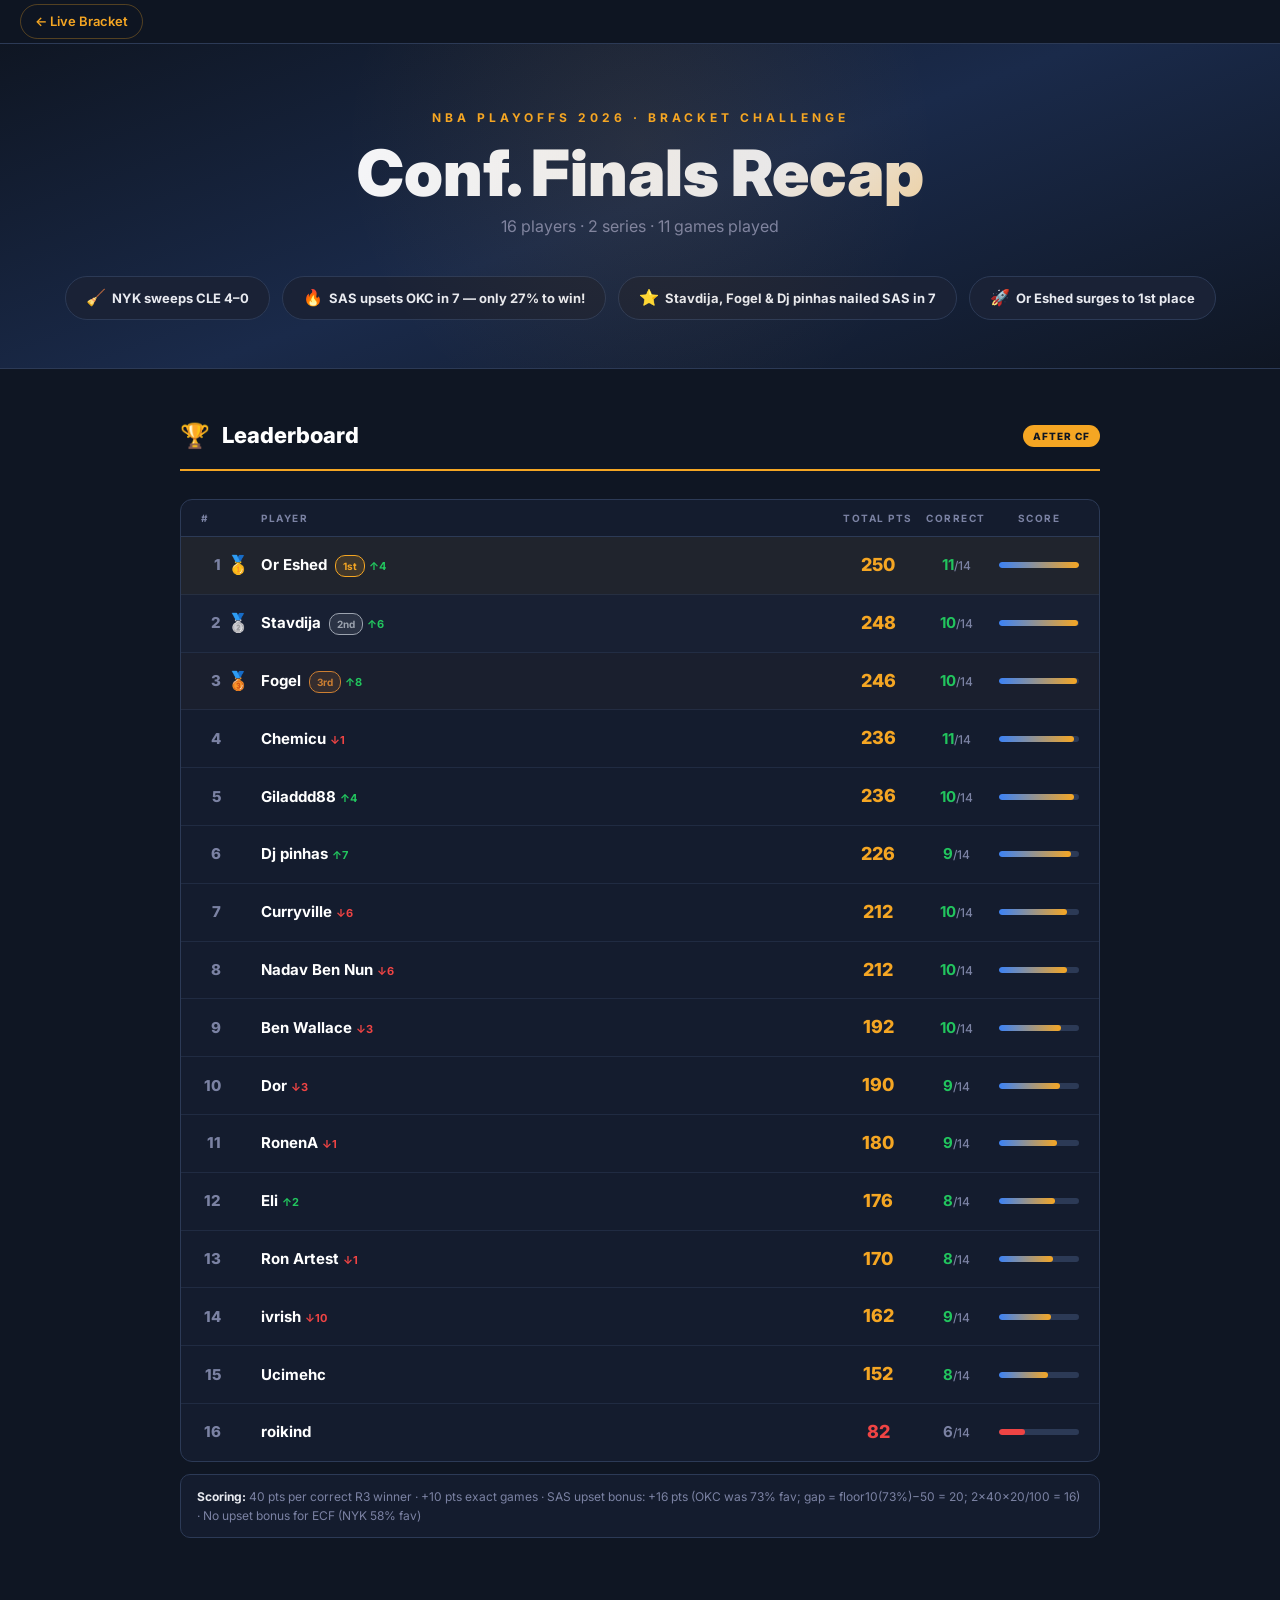
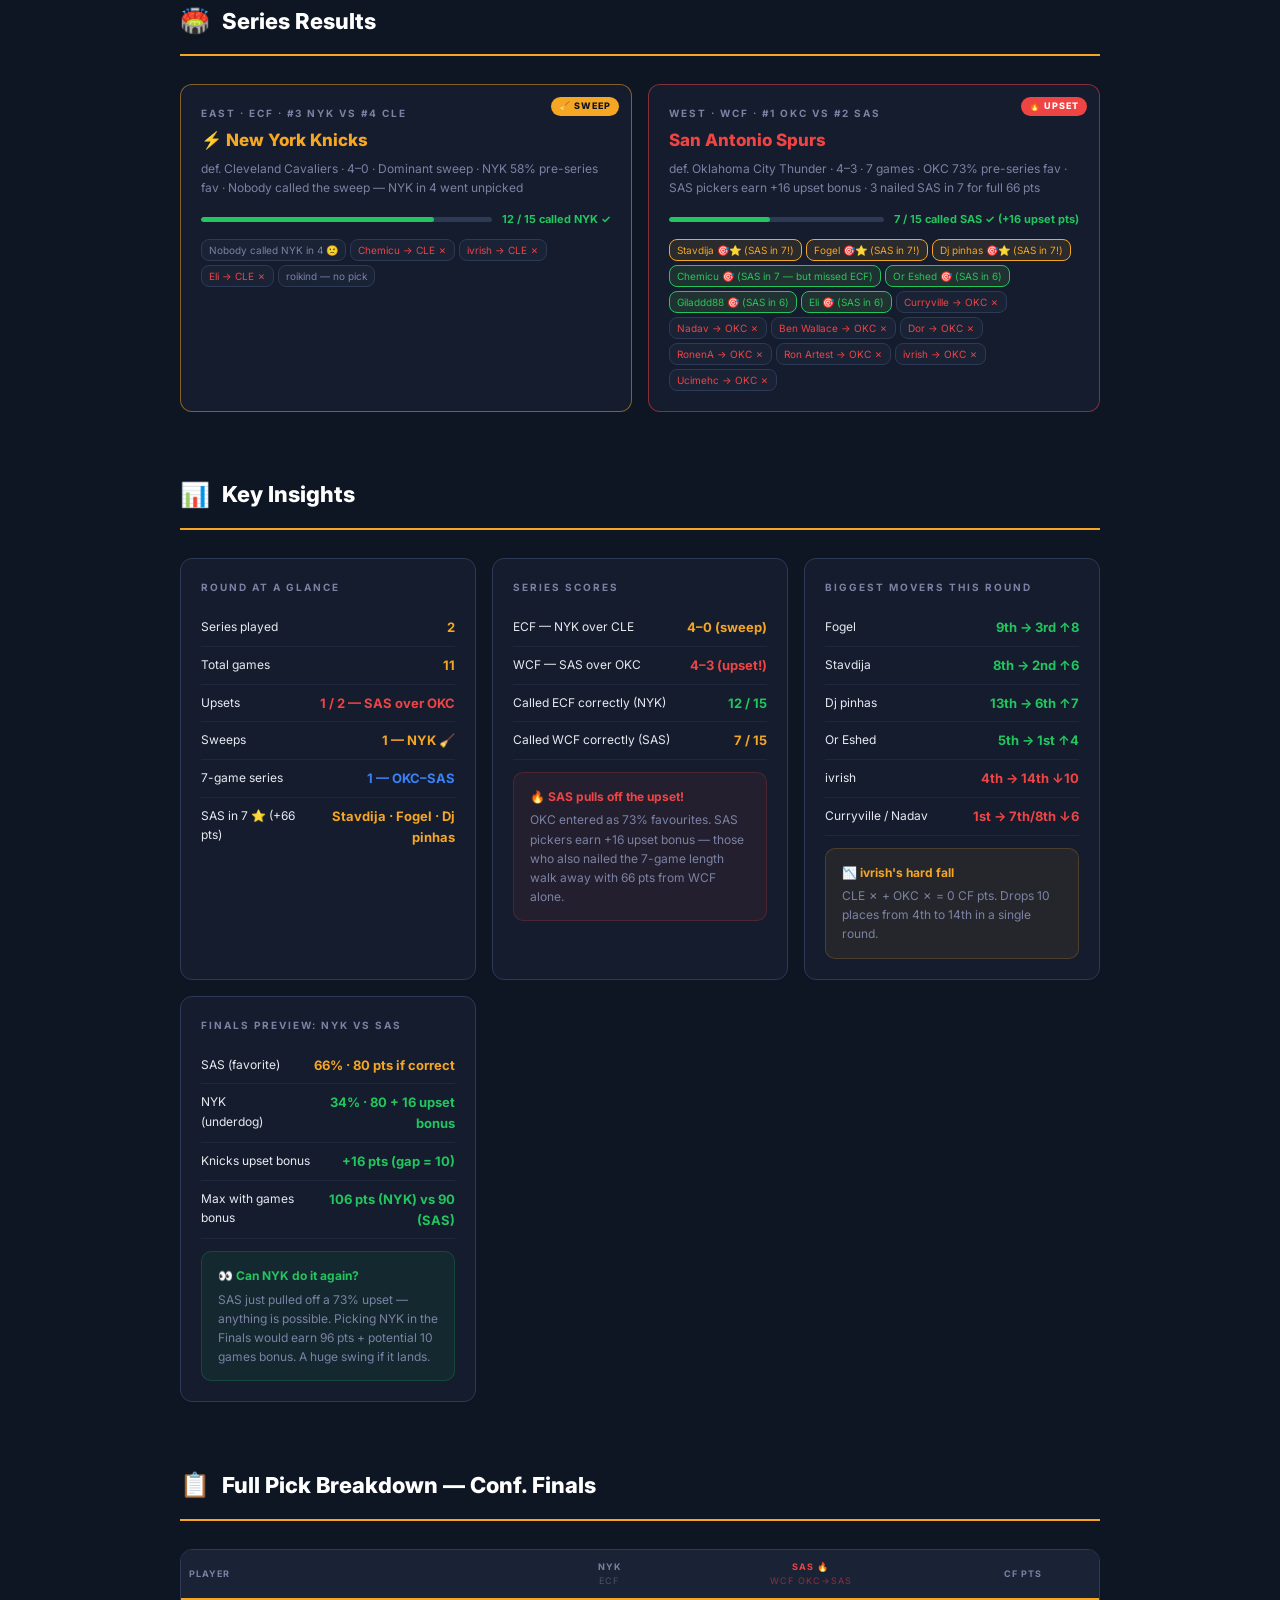
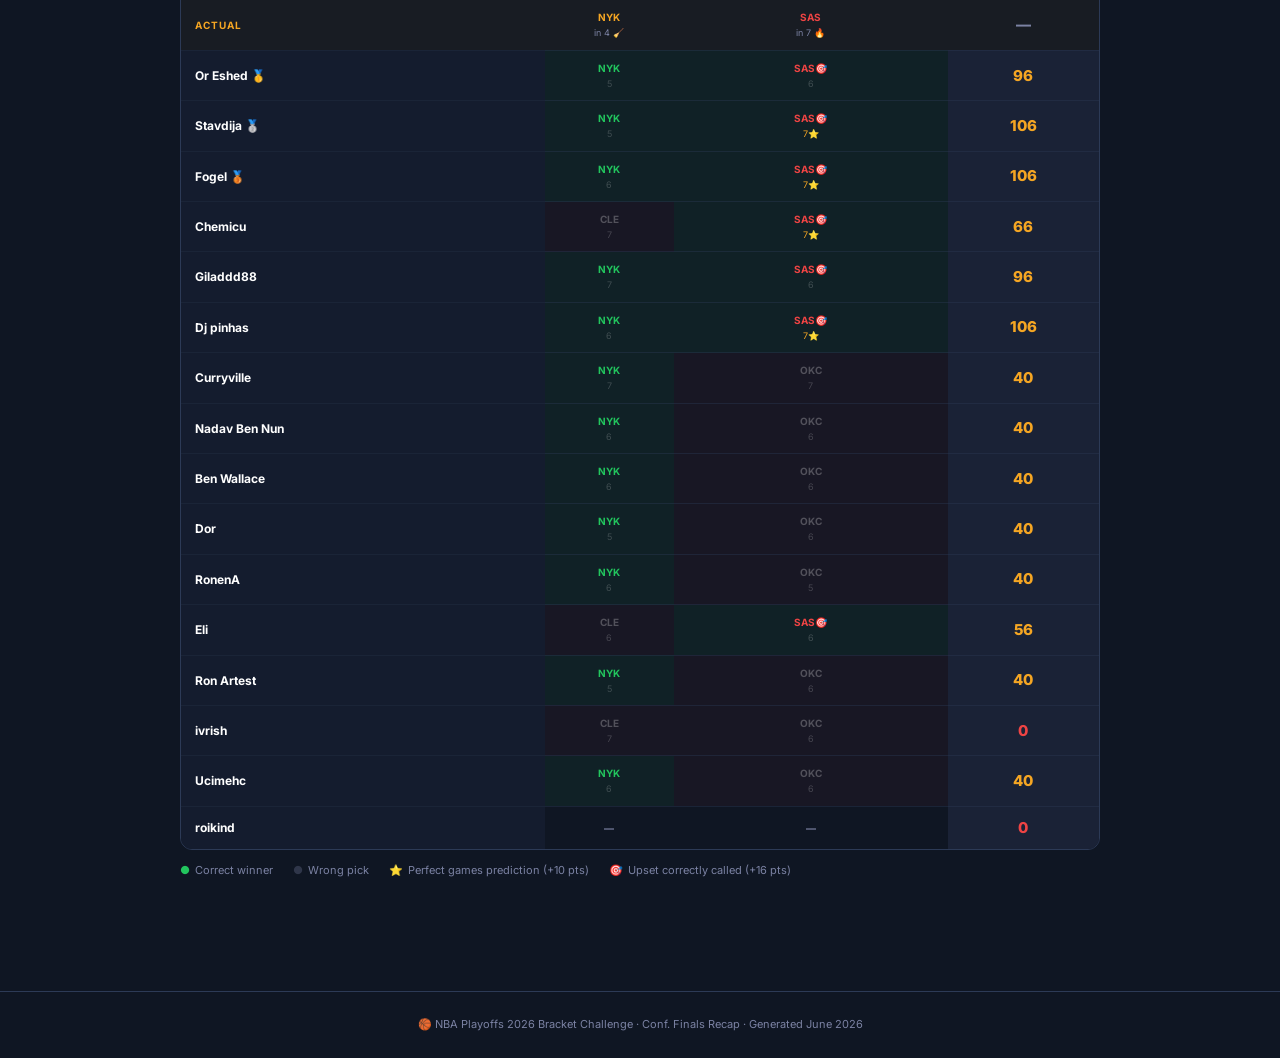
<file: cf-recap.html>
<!DOCTYPE html>
<html lang="en">
<head>
<meta charset="UTF-8"/>
<meta name="viewport" content="width=device-width, initial-scale=1.0"/>
<title>NBA Playoffs 2026 — Conf. Finals Recap</title>
<link rel="preconnect" href="https://fonts.googleapis.com"/>
<link href="https://fonts.googleapis.com/css2?family=Inter:wght@400;500;600;700;800;900&display=swap" rel="stylesheet"/>
<style>
:root {
  --navy:   #0f1623;
  --navy2:  #141c2e;
  --navy3:  #1a2236;
  --border: #2c3a56;
  --gold:   #f5a623;
  --green:  #22c55e;
  --red:    #ef4444;
  --blue:   #3b82f6;
  --text:   #e8eaf0;
  --dim:    #7b82a3;
  --radius: 12px;
}
*{box-sizing:border-box;margin:0;padding:0}
html{scroll-behavior:smooth}
body{
  font-family:'Inter',-apple-system,sans-serif;
  background:var(--navy);color:var(--text);
  font-size:14px;line-height:1.6;
  min-height:100vh;
}

/* ── NAV ── */
nav{
  position:sticky;top:0;z-index:100;
  background:rgba(15,22,35,0.92);backdrop-filter:blur(12px);
  border-bottom:1px solid var(--border);
  padding:0 20px;
  display:flex;align-items:center;justify-content:flex-start;
  height:44px;
}
.back-link{
  padding:6px 14px;border-radius:20px;
  font-size:13px;font-weight:600;color:var(--gold);
  text-decoration:none;white-space:nowrap;
  border:1px solid rgba(245,166,35,.3);
  transition:background .15s;
}
.back-link:hover{background:rgba(245,166,35,.1)}

/* ── HERO ── */
.hero{
  background:linear-gradient(160deg,#0f1623 0%,#1a2a4a 50%,#0f1623 100%);
  padding:64px 24px 48px;text-align:center;
  border-bottom:1px solid var(--border);
  position:relative;overflow:hidden;
}
.hero::before{
  content:'';position:absolute;
  width:600px;height:600px;border-radius:50%;
  background:radial-gradient(circle,rgba(245,166,35,.07) 0%,transparent 70%);
  top:-200px;left:50%;transform:translateX(-50%);
  pointer-events:none;
}
.hero-eyebrow{font-size:12px;font-weight:700;letter-spacing:4px;text-transform:uppercase;color:var(--gold);margin-bottom:12px}
.hero-title{font-size:clamp(36px,7vw,64px);font-weight:900;line-height:1.05;
  background:linear-gradient(135deg,#fff 0%,#e8eaf0 60%,var(--gold) 100%);
  -webkit-background-clip:text;-webkit-text-fill-color:transparent;
  background-clip:text;margin-bottom:8px}
.hero-sub{font-size:16px;color:var(--dim);margin-bottom:36px}
.hero-pills{display:flex;gap:12px;justify-content:center;flex-wrap:wrap}
.pill{
  padding:8px 20px;border-radius:24px;
  background:var(--navy3);border:1px solid var(--border);
  font-size:13px;font-weight:700;
}
.pill span{color:var(--gold);margin-right:6px;font-size:16px}

/* ── LAYOUT ── */
.container{max-width:960px;margin:0 auto;padding:48px 20px}
.section{margin-bottom:64px;scroll-margin-top:64px}
.section-head{
  display:flex;align-items:center;gap:12px;
  margin-bottom:28px;padding-bottom:14px;
  border-bottom:2px solid var(--gold);
}
.section-icon{font-size:24px}
.section-title{font-size:22px;font-weight:800;color:#fff}
.section-badge{
  margin-left:auto;background:var(--gold);color:var(--navy);
  font-size:10px;font-weight:800;padding:3px 10px;border-radius:20px;
  letter-spacing:1px;text-transform:uppercase;
}

/* ── LEADERBOARD ── */
.lb-wrap{background:var(--navy2);border:1px solid var(--border);border-radius:var(--radius);overflow:hidden}
.lb-row{
  display:grid;
  grid-template-columns:52px 1fr 70px 70px 80px;
  align-items:center;
  padding:14px 20px;
  border-bottom:1px solid rgba(44,58,86,.5);
  transition:background .15s;
  gap:8px;
}
.lb-row:last-child{border-bottom:none}
.lb-row:hover{background:rgba(255,255,255,.02)}
.lb-row.gold-row{background:rgba(245,166,35,.05)}
.lb-row.silver-row{background:rgba(156,163,175,.03)}
.lb-row.bronze-row{background:rgba(205,127,50,.03)}
.lb-head{
  font-size:10px;font-weight:700;letter-spacing:1.5px;text-transform:uppercase;
  color:var(--dim);padding:10px 20px;
  display:grid;grid-template-columns:52px 1fr 70px 70px 80px;gap:8px;
  border-bottom:1px solid var(--border);
}
.lb-head span:nth-child(3),.lb-head span:nth-child(4),.lb-head span:nth-child(5){text-align:center}

.rank-wrap{display:flex;align-items:center;gap:6px}
.rank-n{font-size:15px;font-weight:800;color:var(--dim);min-width:20px;text-align:right}
.medal{font-size:18px}
.player-name{font-size:15px;font-weight:700;color:#fff}
.player-tag{
  display:inline-block;margin-left:8px;padding:2px 7px;
  border-radius:10px;font-size:10px;font-weight:700;vertical-align:middle;
}
.tag-g{background:rgba(245,166,35,.15);color:var(--gold);border:1px solid var(--gold)}
.tag-s{background:rgba(156,163,175,.15);color:#9ca3af;border:1px solid #9ca3af}
.tag-b{background:rgba(205,127,50,.15);color:#cd7f32;border:1px solid #cd7f32}

.arrow-up{font-size:11px;font-weight:700;color:var(--green);margin-left:4px}
.arrow-down{font-size:11px;font-weight:700;color:var(--red);margin-left:4px}

.pts{font-size:18px;font-weight:800;color:var(--gold);text-align:center}
.pts.low{color:var(--red)}
.correct{text-align:center;font-size:15px;font-weight:700;color:var(--green)}
.correct .tot{font-size:12px;color:var(--dim);font-weight:500}

.bar-col{display:flex;align-items:center;gap:8px}
.bar-bg{flex:1;height:6px;background:var(--border);border-radius:4px;overflow:hidden}
.bar-fill{height:100%;border-radius:4px;background:linear-gradient(90deg,var(--blue) 0%,var(--gold) 100%);transition:width .6s ease}
.bar-fill.red{background:var(--red)}

/* ── SERIES CARDS ── */
.series-grid{display:grid;grid-template-columns:repeat(auto-fit,minmax(280px,1fr));gap:16px}
.series-card{
  background:var(--navy2);border:1px solid var(--border);
  border-radius:var(--radius);padding:20px;
  transition:transform .2s,border-color .2s;
  position:relative;overflow:hidden;
}
.series-card:hover{transform:translateY(-2px)}
.series-card.upset{border-color:rgba(239,68,68,.5)}
.series-card.sweep{border-color:rgba(245,166,35,.5)}
.series-card.upset::after{
  content:'🔥 UPSET';
  position:absolute;top:12px;right:12px;
  background:var(--red);color:#fff;
  font-size:9px;font-weight:800;letter-spacing:1px;
  padding:2px 8px;border-radius:10px;
}
.series-card.sweep::after{
  content:'🧹 SWEEP';
  position:absolute;top:12px;right:12px;
  background:var(--gold);color:var(--navy);
  font-size:9px;font-weight:800;letter-spacing:1px;
  padding:2px 8px;border-radius:10px;
}
.sc-conf{font-size:10px;font-weight:700;letter-spacing:2px;text-transform:uppercase;color:var(--dim);margin-bottom:6px}
.sc-winner{font-size:17px;font-weight:800;color:#fff;margin-bottom:4px}
.sc-winner.upset-color{color:var(--red)}
.sc-winner.sweep-color{color:var(--gold)}
.sc-detail{font-size:12px;color:var(--dim);margin-bottom:14px}
.sc-bar-wrap{display:flex;align-items:center;gap:10px;margin-bottom:10px}
.sc-bar-bg{flex:1;height:5px;background:var(--border);border-radius:4px;overflow:hidden}
.sc-bar-fill{height:100%;border-radius:4px}
.sc-bar-fill.hit{background:var(--green)}
.sc-bar-fill.miss{background:var(--red)}
.sc-bar-label{font-size:11px;font-weight:700;white-space:nowrap}
.sc-bar-label.hit{color:var(--green)}
.sc-bar-label.miss{color:var(--red)}
.sc-names{display:flex;flex-wrap:wrap;gap:4px;margin-top:8px}
.sc-name{
  font-size:10px;padding:2px 7px;border-radius:8px;
  background:var(--navy3);color:var(--dim);border:1px solid var(--border);
}
.sc-name.hero{background:rgba(34,197,94,.1);color:var(--green);border-color:var(--green)}
.sc-name.star{background:rgba(245,166,35,.1);color:var(--gold);border-color:var(--gold)}

/* ── INSIGHTS ── */
.insights-grid{display:grid;grid-template-columns:repeat(auto-fit,minmax(280px,1fr));gap:16px}
.insight-card{
  background:var(--navy2);border:1px solid var(--border);
  border-radius:var(--radius);padding:20px;
}
.ic-title{
  font-size:10px;font-weight:700;letter-spacing:2px;text-transform:uppercase;
  color:var(--dim);margin-bottom:14px;
}
.ic-row{
  display:flex;align-items:flex-start;justify-content:space-between;
  padding:8px 0;border-bottom:1px solid rgba(44,58,86,.4);gap:12px;
}
.ic-row:last-child{border-bottom:none}
.ic-label{font-size:12px;color:var(--text)}
.ic-val{font-size:13px;font-weight:700;text-align:right}
.c-green{color:var(--green)}.c-gold{color:var(--gold)}.c-red{color:var(--red)}.c-blue{color:var(--blue)}

.callout{
  padding:14px 16px;border-radius:10px;margin-top:12px;
  font-size:12px;border:1px solid;
}
.callout.green{background:rgba(34,197,94,.07);border-color:rgba(34,197,94,.2);color:var(--green)}
.callout.gold{background:rgba(245,166,35,.07);border-color:rgba(245,166,35,.2);color:var(--gold)}
.callout.red{background:rgba(239,68,68,.07);border-color:rgba(239,68,68,.2);color:var(--red)}
.callout-head{font-weight:700;margin-bottom:4px}
.callout-body{color:var(--dim)}

/* ── PICK GRID ── */
.pick-scroll{overflow-x:auto;border-radius:var(--radius);border:1px solid var(--border)}
.pick-table{width:100%;border-collapse:collapse;font-size:11px;min-width:500px}
.pick-table th{
  padding:10px 8px;background:var(--navy3);
  font-size:9px;font-weight:700;letter-spacing:1px;text-transform:uppercase;
  color:var(--dim);text-align:center;border-bottom:1px solid var(--border);
  white-space:nowrap;
}
.pick-table th.left{text-align:left}
.pick-table th.upset-h{color:var(--red)}
.pick-table td{
  padding:9px 8px;border-bottom:1px solid rgba(44,58,86,.4);
  text-align:center;vertical-align:middle;
}
.pick-table td.name-col{
  text-align:left;font-weight:700;font-size:12px;
  color:#fff;white-space:nowrap;padding-left:14px;
  background:var(--navy2);position:sticky;left:0;z-index:1;
}
.pick-table td.pts-col{font-size:15px;font-weight:800;color:var(--gold);background:var(--navy3)}
.pick-table td.pts-col.low{color:var(--red)}
.pick-table tr:last-child td{border-bottom:none}
.pick-table tr:hover td{background:rgba(255,255,255,.02)}
.pick-table tr:hover td.name-col{background:rgba(26,34,54,.9)}

.actual-row td{background:rgba(245,166,35,.04)!important;border-top:2px solid var(--gold)}
.actual-row td.name-col{color:var(--gold);font-size:10px;letter-spacing:1px}

.pc{display:flex;flex-direction:column;align-items:center;gap:1px}
.pc-team{font-size:10px;font-weight:700}
.pc-team.ok{color:var(--green)}
.pc-team.bad{color:rgba(255,255,255,.25)}
.pc-team.upset-ok{color:var(--red)}
.pc-games{font-size:9px}
.pc-games.perfect{color:var(--gold)}
.pc-games.bad{color:rgba(255,255,255,.2)}

td.cell-ok{background:rgba(34,197,94,.06)!important}
td.cell-bad{background:rgba(239,68,68,.04)!important}

/* ── LEGEND ── */
.legend{display:flex;gap:20px;flex-wrap:wrap;margin-top:12px;font-size:11px;color:var(--dim)}
.legend-item{display:flex;align-items:center;gap:5px}

/* ── FOOTER ── */
footer{
  border-top:1px solid var(--border);
  padding:24px;text-align:center;
  font-size:11px;color:var(--dim);
}

/* ── RESPONSIVE ── */
@media(max-width:600px){
  .hero{padding:40px 16px 36px}
  .hero-pills{flex-direction:column;align-items:center}
  .pill{width:100%;max-width:320px;text-align:center}
  .container{padding:28px 14px}
  .section{margin-bottom:40px}
  .lb-row,.lb-head{grid-template-columns:44px 1fr 60px}
  .bar-col{display:none}
  .correct{display:none}
  .lb-head span:nth-child(4),.lb-head span:nth-child(5){display:none}
  .lb-row .correct{display:none}
  .series-grid,.insights-grid{grid-template-columns:1fr}
  .callout-body{font-size:11px}
}
</style>
</head>
<body>

<!-- NAV -->
<nav>
  <a class="back-link" href="index.html">← Live Bracket</a>
</nav>

<!-- HERO -->
<div class="hero">
  <div class="hero-eyebrow">NBA Playoffs 2026 · Bracket Challenge</div>
  <div class="hero-title">Conf. Finals Recap</div>
  <div class="hero-sub">16 players · 2 series · 11 games played</div>
  <div class="hero-pills">
    <div class="pill"><span>🧹</span>NYK sweeps CLE 4–0</div>
    <div class="pill"><span>🔥</span>SAS upsets OKC in 7 — only 27% to win!</div>
    <div class="pill"><span>⭐</span>Stavdija, Fogel &amp; Dj pinhas nailed SAS in 7</div>
    <div class="pill"><span>🚀</span>Or Eshed surges to 1st place</div>
  </div>
</div>

<div class="container">

<!-- ── LEADERBOARD ─────────────────────────────────────────── -->
<section class="section" id="leaderboard">
  <div class="section-head">
    <span class="section-icon">🏆</span>
    <span class="section-title">Leaderboard</span>
    <span class="section-badge">After CF</span>
  </div>

  <div class="lb-wrap">
    <div class="lb-head">
      <span>#</span><span>Player</span>
      <span style="text-align:center">Total Pts</span>
      <span style="text-align:center">Correct</span>
      <span>Score</span>
    </div>

    <div class="lb-row gold-row">
      <div class="rank-wrap"><span class="rank-n">1</span><span class="medal">🥇</span></div>
      <div><span class="player-name">Or Eshed</span><span class="player-tag tag-g">1st</span><span class="arrow-up">↑4</span></div>
      <div class="pts">250</div>
      <div class="correct">11<span class="tot">/14</span></div>
      <div class="bar-col"><div class="bar-bg"><div class="bar-fill" style="width:100%"></div></div></div>
    </div>
    <div class="lb-row silver-row">
      <div class="rank-wrap"><span class="rank-n">2</span><span class="medal">🥈</span></div>
      <div><span class="player-name">Stavdija</span><span class="player-tag tag-s">2nd</span><span class="arrow-up">↑6</span></div>
      <div class="pts">248</div>
      <div class="correct">10<span class="tot">/14</span></div>
      <div class="bar-col"><div class="bar-bg"><div class="bar-fill" style="width:99%"></div></div></div>
    </div>
    <div class="lb-row bronze-row">
      <div class="rank-wrap"><span class="rank-n">3</span><span class="medal">🥉</span></div>
      <div><span class="player-name">Fogel</span><span class="player-tag tag-b">3rd</span><span class="arrow-up">↑8</span></div>
      <div class="pts">246</div>
      <div class="correct">10<span class="tot">/14</span></div>
      <div class="bar-col"><div class="bar-bg"><div class="bar-fill" style="width:98%"></div></div></div>
    </div>
    <div class="lb-row">
      <div class="rank-wrap"><span class="rank-n">4</span></div>
      <div><span class="player-name">Chemicu</span><span class="arrow-down">↓1</span></div>
      <div class="pts">236</div>
      <div class="correct">11<span class="tot">/14</span></div>
      <div class="bar-col"><div class="bar-bg"><div class="bar-fill" style="width:94%"></div></div></div>
    </div>
    <div class="lb-row">
      <div class="rank-wrap"><span class="rank-n">5</span></div>
      <div><span class="player-name">Giladdd88</span><span class="arrow-up">↑4</span></div>
      <div class="pts">236</div>
      <div class="correct">10<span class="tot">/14</span></div>
      <div class="bar-col"><div class="bar-bg"><div class="bar-fill" style="width:94%"></div></div></div>
    </div>
    <div class="lb-row">
      <div class="rank-wrap"><span class="rank-n">6</span></div>
      <div><span class="player-name">Dj pinhas</span><span class="arrow-up">↑7</span></div>
      <div class="pts">226</div>
      <div class="correct">9<span class="tot">/14</span></div>
      <div class="bar-col"><div class="bar-bg"><div class="bar-fill" style="width:90%"></div></div></div>
    </div>
    <div class="lb-row">
      <div class="rank-wrap"><span class="rank-n">7</span></div>
      <div><span class="player-name">Curryville</span><span class="arrow-down">↓6</span></div>
      <div class="pts">212</div>
      <div class="correct">10<span class="tot">/14</span></div>
      <div class="bar-col"><div class="bar-bg"><div class="bar-fill" style="width:85%"></div></div></div>
    </div>
    <div class="lb-row">
      <div class="rank-wrap"><span class="rank-n">8</span></div>
      <div><span class="player-name">Nadav Ben Nun</span><span class="arrow-down">↓6</span></div>
      <div class="pts">212</div>
      <div class="correct">10<span class="tot">/14</span></div>
      <div class="bar-col"><div class="bar-bg"><div class="bar-fill" style="width:85%"></div></div></div>
    </div>
    <div class="lb-row">
      <div class="rank-wrap"><span class="rank-n">9</span></div>
      <div><span class="player-name">Ben Wallace</span><span class="arrow-down">↓3</span></div>
      <div class="pts">192</div>
      <div class="correct">10<span class="tot">/14</span></div>
      <div class="bar-col"><div class="bar-bg"><div class="bar-fill" style="width:77%"></div></div></div>
    </div>
    <div class="lb-row">
      <div class="rank-wrap"><span class="rank-n">10</span></div>
      <div><span class="player-name">Dor</span><span class="arrow-down">↓3</span></div>
      <div class="pts">190</div>
      <div class="correct">9<span class="tot">/14</span></div>
      <div class="bar-col"><div class="bar-bg"><div class="bar-fill" style="width:76%"></div></div></div>
    </div>
    <div class="lb-row">
      <div class="rank-wrap"><span class="rank-n">11</span></div>
      <div><span class="player-name">RonenA</span><span class="arrow-down">↓1</span></div>
      <div class="pts">180</div>
      <div class="correct">9<span class="tot">/14</span></div>
      <div class="bar-col"><div class="bar-bg"><div class="bar-fill" style="width:72%"></div></div></div>
    </div>
    <div class="lb-row">
      <div class="rank-wrap"><span class="rank-n">12</span></div>
      <div><span class="player-name">Eli</span><span class="arrow-up">↑2</span></div>
      <div class="pts">176</div>
      <div class="correct">8<span class="tot">/14</span></div>
      <div class="bar-col"><div class="bar-bg"><div class="bar-fill" style="width:70%"></div></div></div>
    </div>
    <div class="lb-row">
      <div class="rank-wrap"><span class="rank-n">13</span></div>
      <div><span class="player-name">Ron Artest</span><span class="arrow-down">↓1</span></div>
      <div class="pts">170</div>
      <div class="correct">8<span class="tot">/14</span></div>
      <div class="bar-col"><div class="bar-bg"><div class="bar-fill" style="width:68%"></div></div></div>
    </div>
    <div class="lb-row">
      <div class="rank-wrap"><span class="rank-n">14</span></div>
      <div><span class="player-name">ivrish</span><span class="arrow-down">↓10</span></div>
      <div class="pts">162</div>
      <div class="correct">9<span class="tot">/14</span></div>
      <div class="bar-col"><div class="bar-bg"><div class="bar-fill" style="width:65%"></div></div></div>
    </div>
    <div class="lb-row">
      <div class="rank-wrap"><span class="rank-n">15</span></div>
      <div><span class="player-name">Ucimehc</span></div>
      <div class="pts">152</div>
      <div class="correct">8<span class="tot">/14</span></div>
      <div class="bar-col"><div class="bar-bg"><div class="bar-fill" style="width:61%"></div></div></div>
    </div>
    <div class="lb-row">
      <div class="rank-wrap"><span class="rank-n">16</span></div>
      <div><span class="player-name">roikind</span></div>
      <div class="pts low">82</div>
      <div class="correct" style="color:var(--dim)">6<span class="tot">/14</span></div>
      <div class="bar-col"><div class="bar-bg"><div class="bar-fill red" style="width:33%"></div></div></div>
    </div>
  </div>

  <div style="margin-top:12px;padding:12px 16px;background:var(--navy2);border-radius:10px;border:1px solid var(--border);font-size:12px;color:var(--dim)">
    <strong style="color:var(--text)">Scoring:</strong> 40 pts per correct R3 winner · +10 pts exact games · SAS upset bonus: +16 pts (OKC was 73% fav; gap = floor10(73%)−50 = 20; 2×40×20/100 = 16) · No upset bonus for ECF (NYK 58% fav)
  </div>
</section>

<!-- ── SERIES RESULTS ──────────────────────────────────────── -->
<section class="section" id="series">
  <div class="section-head">
    <span class="section-icon">🏟️</span>
    <span class="section-title">Series Results</span>
  </div>

  <div class="series-grid">

    <!-- ECF: NYK sweeps CLE -->
    <div class="series-card sweep">
      <div class="sc-conf">East · ECF · #3 NYK vs #4 CLE</div>
      <div class="sc-winner sweep-color">⚡ New York Knicks</div>
      <div class="sc-detail">def. Cleveland Cavaliers · 4–0 · Dominant sweep · NYK 58% pre-series fav · Nobody called the sweep — NYK in 4 went unpicked</div>
      <div class="sc-bar-wrap">
        <div class="sc-bar-bg"><div class="sc-bar-fill hit" style="width:80%"></div></div>
        <span class="sc-bar-label hit">12 / 15 called NYK ✓</span>
      </div>
      <div class="sc-names">
        <span class="sc-name" style="color:var(--dim)">Nobody called NYK in 4 🙁</span>
        <span class="sc-name" style="color:var(--red)">Chemicu → CLE ✗</span>
        <span class="sc-name" style="color:var(--red)">ivrish → CLE ✗</span>
        <span class="sc-name" style="color:var(--red)">Eli → CLE ✗</span>
        <span class="sc-name" style="color:var(--dim)">roikind — no pick</span>
      </div>
    </div>

    <!-- WCF: SAS upsets OKC in 7 -->
    <div class="series-card upset">
      <div class="sc-conf">West · WCF · #1 OKC vs #2 SAS</div>
      <div class="sc-winner upset-color">San Antonio Spurs</div>
      <div class="sc-detail">def. Oklahoma City Thunder · 4–3 · 7 games · OKC 73% pre-series fav · SAS pickers earn +16 upset bonus · 3 nailed SAS in 7 for full 66 pts</div>
      <div class="sc-bar-wrap">
        <div class="sc-bar-bg"><div class="sc-bar-fill hit" style="width:47%"></div></div>
        <span class="sc-bar-label hit">7 / 15 called SAS ✓ (+16 upset pts)</span>
      </div>
      <div class="sc-names">
        <span class="sc-name star">Stavdija 🎯⭐ (SAS in 7!)</span>
        <span class="sc-name star">Fogel 🎯⭐ (SAS in 7!)</span>
        <span class="sc-name star">Dj pinhas 🎯⭐ (SAS in 7!)</span>
        <span class="sc-name hero">Chemicu 🎯 (SAS in 7 — but missed ECF)</span>
        <span class="sc-name hero">Or Eshed 🎯 (SAS in 6)</span>
        <span class="sc-name hero">Giladdd88 🎯 (SAS in 6)</span>
        <span class="sc-name hero">Eli 🎯 (SAS in 6)</span>
        <span class="sc-name" style="color:var(--red)">Curryville → OKC ✗</span>
        <span class="sc-name" style="color:var(--red)">Nadav → OKC ✗</span>
        <span class="sc-name" style="color:var(--red)">Ben Wallace → OKC ✗</span>
        <span class="sc-name" style="color:var(--red)">Dor → OKC ✗</span>
        <span class="sc-name" style="color:var(--red)">RonenA → OKC ✗</span>
        <span class="sc-name" style="color:var(--red)">Ron Artest → OKC ✗</span>
        <span class="sc-name" style="color:var(--red)">ivrish → OKC ✗</span>
        <span class="sc-name" style="color:var(--red)">Ucimehc → OKC ✗</span>
      </div>
    </div>

  </div>
</section>

<!-- ── INSIGHTS ────────────────────────────────────────────── -->
<section class="section" id="insights">
  <div class="section-head">
    <span class="section-icon">📊</span>
    <span class="section-title">Key Insights</span>
  </div>

  <div class="insights-grid">

    <!-- 1: Round at a Glance -->
    <div class="insight-card">
      <div class="ic-title">Round at a Glance</div>
      <div class="ic-row"><span class="ic-label">Series played</span><span class="ic-val c-gold">2</span></div>
      <div class="ic-row"><span class="ic-label">Total games</span><span class="ic-val c-gold">11</span></div>
      <div class="ic-row"><span class="ic-label">Upsets</span><span class="ic-val c-red">1 / 2 — SAS over OKC</span></div>
      <div class="ic-row"><span class="ic-label">Sweeps</span><span class="ic-val c-gold">1 — NYK 🧹</span></div>
      <div class="ic-row"><span class="ic-label">7-game series</span><span class="ic-val c-blue">1 — OKC–SAS</span></div>
      <div class="ic-row"><span class="ic-label">SAS in 7 ⭐ (+66 pts)</span><span class="ic-val c-gold">Stavdija · Fogel · Dj pinhas</span></div>
    </div>

    <!-- 2: Series Scores -->
    <div class="insight-card">
      <div class="ic-title">Series Scores</div>
      <div class="ic-row">
        <span class="ic-label">ECF — NYK over CLE</span>
        <span class="ic-val c-gold">4–0 (sweep)</span>
      </div>
      <div class="ic-row">
        <span class="ic-label">WCF — SAS over OKC</span>
        <span class="ic-val c-red">4–3 (upset!)</span>
      </div>
      <div class="ic-row">
        <span class="ic-label">Called ECF correctly (NYK)</span>
        <span class="ic-val c-green">12 / 15</span>
      </div>
      <div class="ic-row">
        <span class="ic-label">Called WCF correctly (SAS)</span>
        <span class="ic-val c-gold">7 / 15</span>
      </div>
      <div class="callout red">
        <div class="callout-head">🔥 SAS pulls off the upset!</div>
        <div class="callout-body">OKC entered as 73% favourites. SAS pickers earn +16 upset bonus — those who also nailed the 7-game length walk away with 66 pts from WCF alone.</div>
      </div>
    </div>

    <!-- 3: Biggest Movers -->
    <div class="insight-card">
      <div class="ic-title">Biggest Movers This Round</div>
      <div class="ic-row"><span class="ic-label">Fogel</span><span class="ic-val c-green">9th → 3rd ↑8</span></div>
      <div class="ic-row"><span class="ic-label">Stavdija</span><span class="ic-val c-green">8th → 2nd ↑6</span></div>
      <div class="ic-row"><span class="ic-label">Dj pinhas</span><span class="ic-val c-green">13th → 6th ↑7</span></div>
      <div class="ic-row"><span class="ic-label">Or Eshed</span><span class="ic-val c-green">5th → 1st ↑4</span></div>
      <div class="ic-row"><span class="ic-label">ivrish</span><span class="ic-val c-red">4th → 14th ↓10</span></div>
      <div class="ic-row"><span class="ic-label">Curryville / Nadav</span><span class="ic-val c-red">1st → 7th/8th ↓6</span></div>
      <div class="callout gold">
        <div class="callout-head">📉 ivrish's hard fall</div>
        <div class="callout-body">CLE ✗ + OKC ✗ = 0 CF pts. Drops 10 places from 4th to 14th in a single round.</div>
      </div>
    </div>

    <!-- 4: Finals Preview -->
    <div class="insight-card">
      <div class="ic-title">Finals Preview: NYK vs SAS</div>
      <div class="ic-row">
        <span class="ic-label">SAS (favorite)</span>
        <span class="ic-val c-gold">66% · 80 pts if correct</span>
      </div>
      <div class="ic-row">
        <span class="ic-label">NYK (underdog)</span>
        <span class="ic-val c-green">34% · 80 + 16 upset bonus</span>
      </div>
      <div class="ic-row">
        <span class="ic-label">Knicks upset bonus</span>
        <span class="ic-val c-green">+16 pts (gap = 10)</span>
      </div>
      <div class="ic-row">
        <span class="ic-label">Max with games bonus</span>
        <span class="ic-val c-green">106 pts (NYK) vs 90 (SAS)</span>
      </div>
      <div class="callout green">
        <div class="callout-head">👀 Can NYK do it again?</div>
        <div class="callout-body">SAS just pulled off a 73% upset — anything is possible. Picking NYK in the Finals would earn 96 pts + potential 10 games bonus. A huge swing if it lands.</div>
      </div>
    </div>

  </div>
</section>

<!-- ── PICK GRID ────────────────────────────────────────────── -->
<section class="section" id="picks">
  <div class="section-head">
    <span class="section-icon">📋</span>
    <span class="section-title">Full Pick Breakdown — Conf. Finals</span>
  </div>

  <div class="pick-scroll">
    <table class="pick-table">
      <thead>
        <tr>
          <th class="left" style="min-width:130px">Player</th>
          <th>NYK<br><span style="opacity:.5;font-weight:400">ECF</span></th>
          <th class="upset-h">SAS 🔥<br><span style="opacity:.5;font-weight:400">WCF OKC→SAS</span></th>
          <th>CF Pts</th>
        </tr>
      </thead>
      <tbody>
        <!-- ACTUAL -->
        <tr class="actual-row">
          <td class="name-col" style="font-size:10px;letter-spacing:1px;color:var(--gold)">ACTUAL</td>
          <td><div class="pc"><span style="font-size:10px;color:var(--gold);font-weight:700">NYK</span><span style="font-size:9px;color:var(--dim)">in 4 🧹</span></div></td>
          <td><div class="pc"><span style="font-size:10px;color:var(--red);font-weight:700">SAS</span><span style="font-size:9px;color:var(--dim)">in 7 🔥</span></div></td>
          <td class="pts-col" style="color:var(--dim)">—</td>
        </tr>
        <!-- Or Eshed 250, CF=96 -->
        <tr>
          <td class="name-col">Or Eshed 🥇</td>
          <td class="cell-ok"><div class="pc"><span class="pc-team ok">NYK</span><span class="pc-games bad">5</span></div></td>
          <td class="cell-ok"><div class="pc"><span class="pc-team upset-ok">SAS🎯</span><span class="pc-games bad">6</span></div></td>
          <td class="pts-col">96</td>
        </tr>
        <!-- Stavdija 248, CF=106 -->
        <tr>
          <td class="name-col">Stavdija 🥈</td>
          <td class="cell-ok"><div class="pc"><span class="pc-team ok">NYK</span><span class="pc-games bad">5</span></div></td>
          <td class="cell-ok"><div class="pc"><span class="pc-team upset-ok">SAS🎯</span><span class="pc-games perfect">7⭐</span></div></td>
          <td class="pts-col">106</td>
        </tr>
        <!-- Fogel 246, CF=106 -->
        <tr>
          <td class="name-col">Fogel 🥉</td>
          <td class="cell-ok"><div class="pc"><span class="pc-team ok">NYK</span><span class="pc-games bad">6</span></div></td>
          <td class="cell-ok"><div class="pc"><span class="pc-team upset-ok">SAS🎯</span><span class="pc-games perfect">7⭐</span></div></td>
          <td class="pts-col">106</td>
        </tr>
        <!-- Chemicu 236, CF=66 -->
        <tr>
          <td class="name-col">Chemicu</td>
          <td class="cell-bad"><div class="pc"><span class="pc-team bad">CLE</span><span class="pc-games bad">7</span></div></td>
          <td class="cell-ok"><div class="pc"><span class="pc-team upset-ok">SAS🎯</span><span class="pc-games perfect">7⭐</span></div></td>
          <td class="pts-col">66</td>
        </tr>
        <!-- Giladdd88 236, CF=96 -->
        <tr>
          <td class="name-col">Giladdd88</td>
          <td class="cell-ok"><div class="pc"><span class="pc-team ok">NYK</span><span class="pc-games bad">7</span></div></td>
          <td class="cell-ok"><div class="pc"><span class="pc-team upset-ok">SAS🎯</span><span class="pc-games bad">6</span></div></td>
          <td class="pts-col">96</td>
        </tr>
        <!-- Dj pinhas 226, CF=106 -->
        <tr>
          <td class="name-col">Dj pinhas</td>
          <td class="cell-ok"><div class="pc"><span class="pc-team ok">NYK</span><span class="pc-games bad">6</span></div></td>
          <td class="cell-ok"><div class="pc"><span class="pc-team upset-ok">SAS🎯</span><span class="pc-games perfect">7⭐</span></div></td>
          <td class="pts-col">106</td>
        </tr>
        <!-- Curryville 212, CF=40 -->
        <tr>
          <td class="name-col">Curryville</td>
          <td class="cell-ok"><div class="pc"><span class="pc-team ok">NYK</span><span class="pc-games bad">7</span></div></td>
          <td class="cell-bad"><div class="pc"><span class="pc-team bad">OKC</span><span class="pc-games bad">7</span></div></td>
          <td class="pts-col">40</td>
        </tr>
        <!-- Nadav 212, CF=40 -->
        <tr>
          <td class="name-col">Nadav Ben Nun</td>
          <td class="cell-ok"><div class="pc"><span class="pc-team ok">NYK</span><span class="pc-games bad">6</span></div></td>
          <td class="cell-bad"><div class="pc"><span class="pc-team bad">OKC</span><span class="pc-games bad">6</span></div></td>
          <td class="pts-col">40</td>
        </tr>
        <!-- Ben Wallace 192, CF=40 -->
        <tr>
          <td class="name-col">Ben Wallace</td>
          <td class="cell-ok"><div class="pc"><span class="pc-team ok">NYK</span><span class="pc-games bad">6</span></div></td>
          <td class="cell-bad"><div class="pc"><span class="pc-team bad">OKC</span><span class="pc-games bad">6</span></div></td>
          <td class="pts-col">40</td>
        </tr>
        <!-- Dor 190, CF=40 -->
        <tr>
          <td class="name-col">Dor</td>
          <td class="cell-ok"><div class="pc"><span class="pc-team ok">NYK</span><span class="pc-games bad">5</span></div></td>
          <td class="cell-bad"><div class="pc"><span class="pc-team bad">OKC</span><span class="pc-games bad">6</span></div></td>
          <td class="pts-col">40</td>
        </tr>
        <!-- RonenA 180, CF=40 -->
        <tr>
          <td class="name-col">RonenA</td>
          <td class="cell-ok"><div class="pc"><span class="pc-team ok">NYK</span><span class="pc-games bad">6</span></div></td>
          <td class="cell-bad"><div class="pc"><span class="pc-team bad">OKC</span><span class="pc-games bad">5</span></div></td>
          <td class="pts-col">40</td>
        </tr>
        <!-- Eli 176, CF=56 -->
        <tr>
          <td class="name-col">Eli</td>
          <td class="cell-bad"><div class="pc"><span class="pc-team bad">CLE</span><span class="pc-games bad">6</span></div></td>
          <td class="cell-ok"><div class="pc"><span class="pc-team upset-ok">SAS🎯</span><span class="pc-games bad">6</span></div></td>
          <td class="pts-col">56</td>
        </tr>
        <!-- Ron Artest 170, CF=40 -->
        <tr>
          <td class="name-col">Ron Artest</td>
          <td class="cell-ok"><div class="pc"><span class="pc-team ok">NYK</span><span class="pc-games bad">5</span></div></td>
          <td class="cell-bad"><div class="pc"><span class="pc-team bad">OKC</span><span class="pc-games bad">6</span></div></td>
          <td class="pts-col">40</td>
        </tr>
        <!-- ivrish 162, CF=0 -->
        <tr>
          <td class="name-col">ivrish</td>
          <td class="cell-bad"><div class="pc"><span class="pc-team bad">CLE</span><span class="pc-games bad">7</span></div></td>
          <td class="cell-bad"><div class="pc"><span class="pc-team bad">OKC</span><span class="pc-games bad">6</span></div></td>
          <td class="pts-col low">0</td>
        </tr>
        <!-- Ucimehc 152, CF=40 -->
        <tr>
          <td class="name-col">Ucimehc</td>
          <td class="cell-ok"><div class="pc"><span class="pc-team ok">NYK</span><span class="pc-games bad">6</span></div></td>
          <td class="cell-bad"><div class="pc"><span class="pc-team bad">OKC</span><span class="pc-games bad">6</span></div></td>
          <td class="pts-col">40</td>
        </tr>
        <!-- roikind 82, CF=0 -->
        <tr>
          <td class="name-col">roikind</td>
          <td><div class="pc"><span class="pc-team bad" style="color:var(--dim)">—</span></div></td>
          <td><div class="pc"><span class="pc-team bad" style="color:var(--dim)">—</span></div></td>
          <td class="pts-col low">0</td>
        </tr>
      </tbody>
    </table>
  </div>

  <div class="legend">
    <span class="legend-item"><span style="color:var(--green)">●</span> Correct winner</span>
    <span class="legend-item"><span style="opacity:.3">●</span> Wrong pick</span>
    <span class="legend-item"><span style="color:var(--gold)">⭐</span> Perfect games prediction (+10 pts)</span>
    <span class="legend-item"><span style="color:var(--gold)">🎯</span> Upset correctly called (+16 pts)</span>
  </div>
</section>

</div><!-- /container -->

<footer>
  🏀 NBA Playoffs 2026 Bracket Challenge · Conf. Finals Recap · Generated June 2026
</footer>

<script>
window.addEventListener('load', () => {
  document.querySelectorAll('.bar-fill').forEach(el => {
    const w = el.style.width;
    el.style.width = '0';
    setTimeout(() => { el.style.width = w; }, 100);
  });
});
</script>
</body>
</html>
</file>
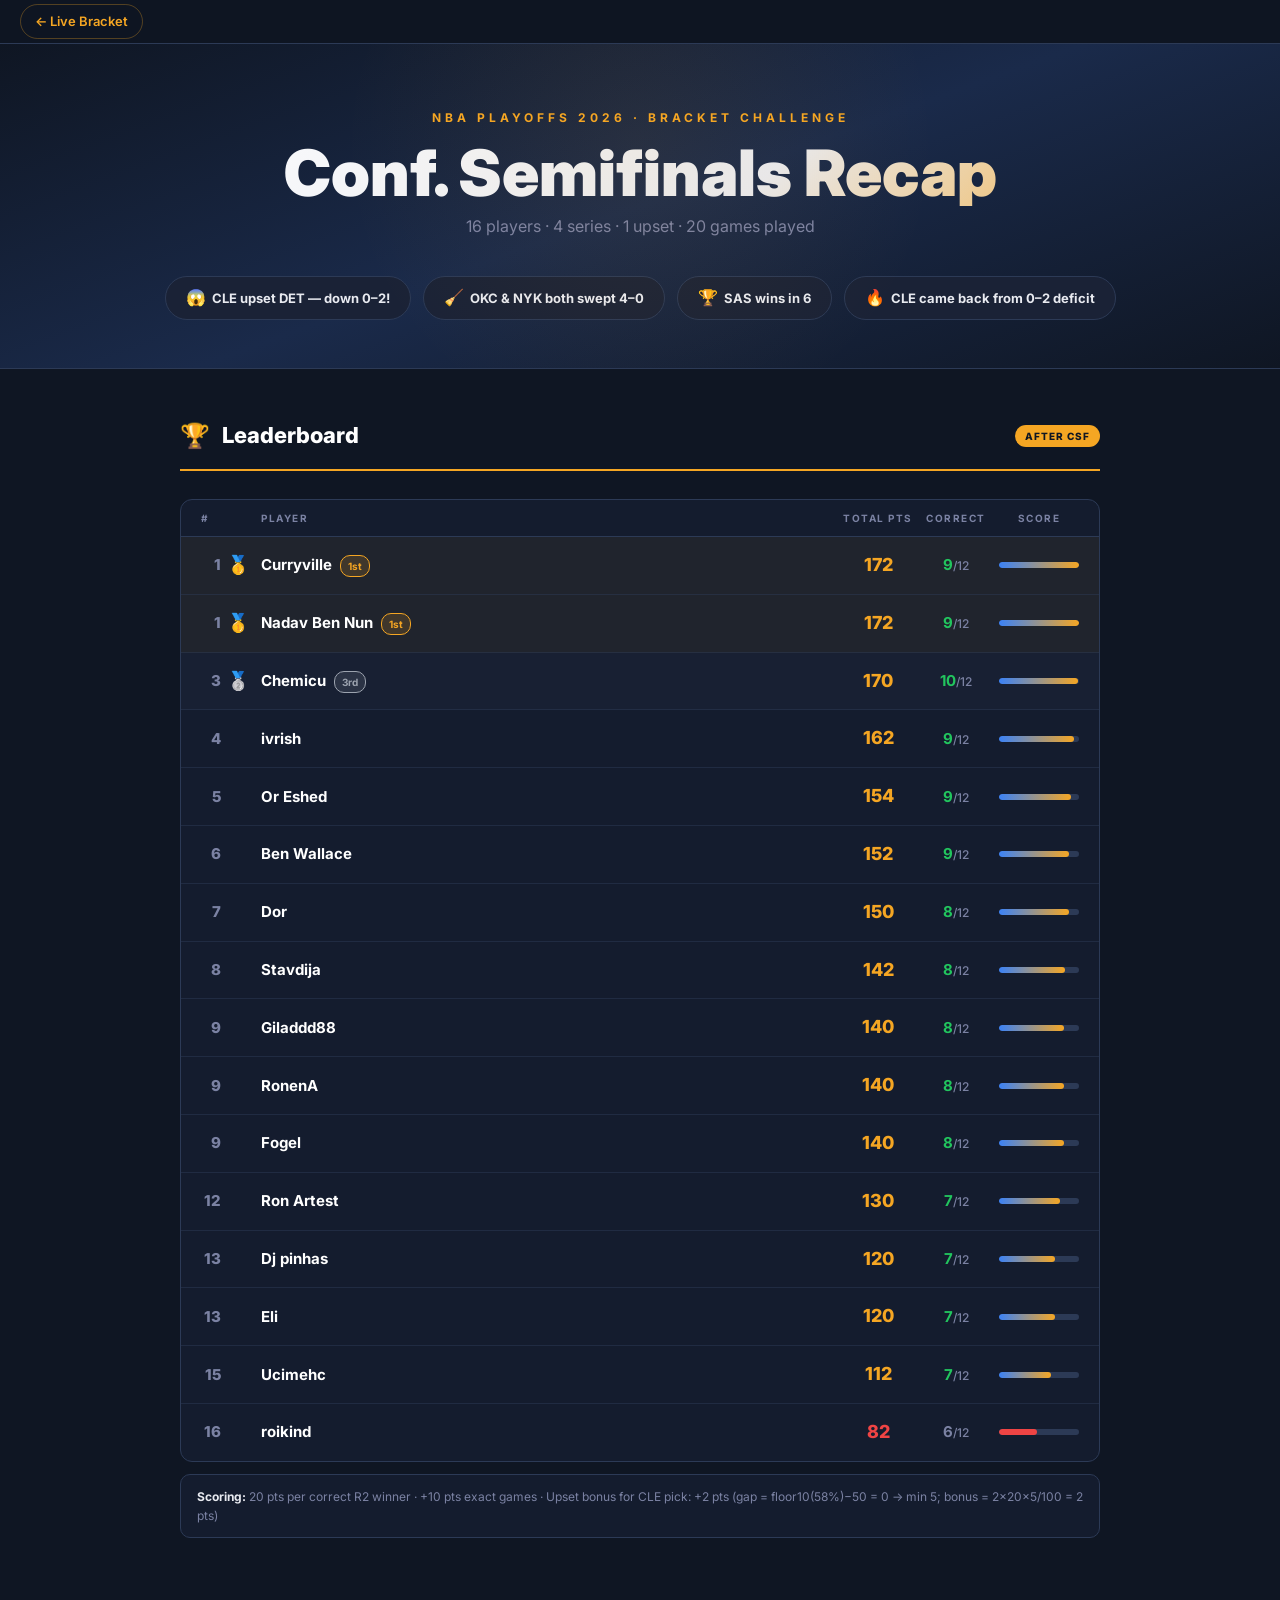
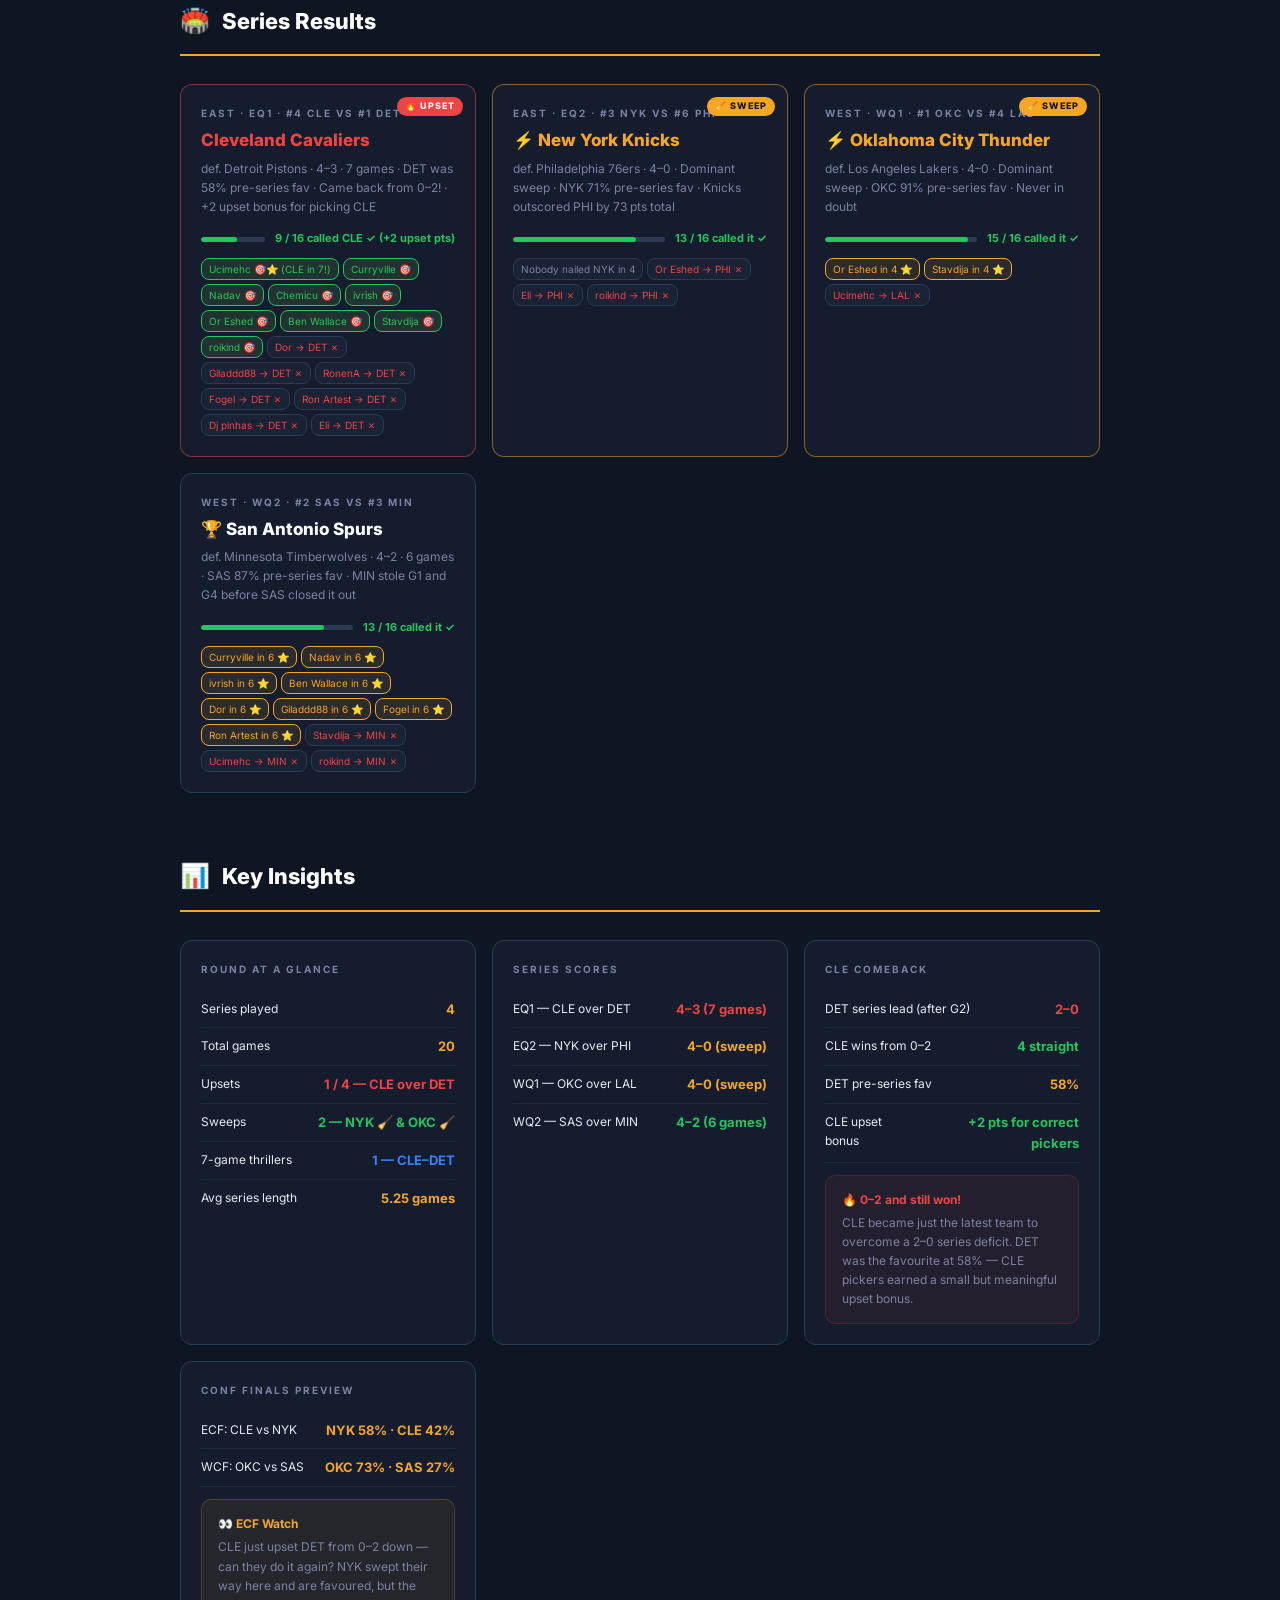
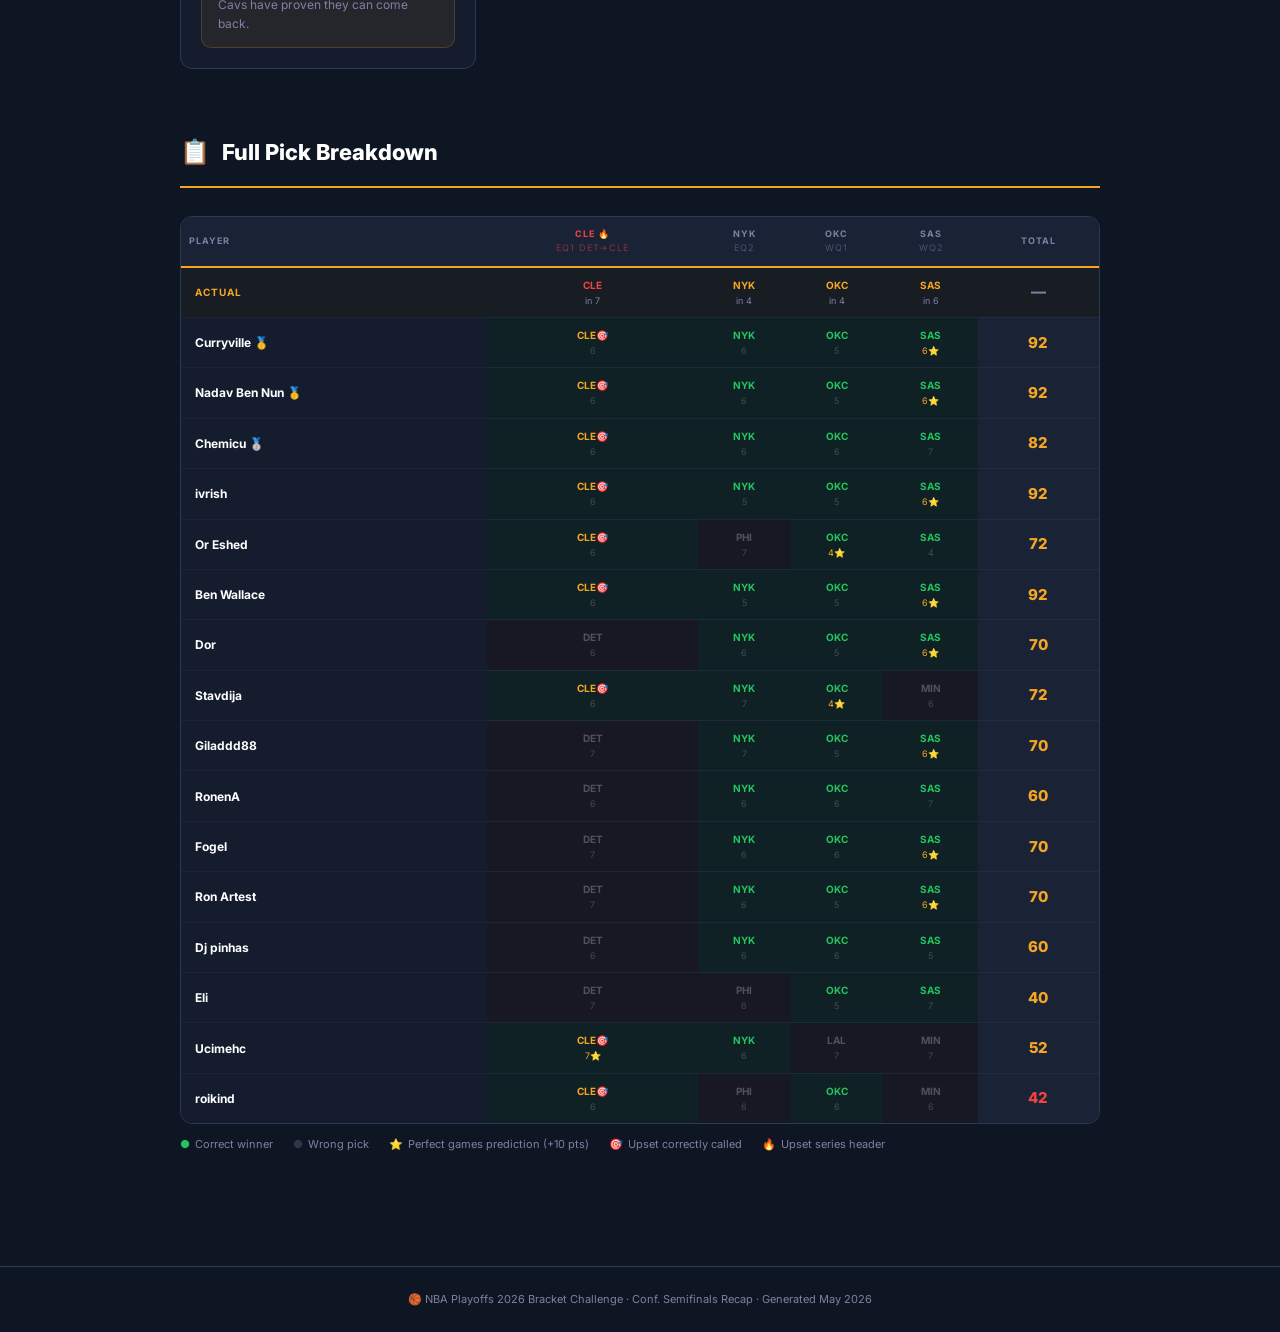
<file: csf-recap.html>
<!DOCTYPE html>
<html lang="en">
<head>
<meta charset="UTF-8"/>
<meta name="viewport" content="width=device-width, initial-scale=1.0"/>
<title>NBA Playoffs 2026 — Conf. Semifinals Recap</title>
<link rel="preconnect" href="https://fonts.googleapis.com"/>
<link href="https://fonts.googleapis.com/css2?family=Inter:wght@400;500;600;700;800;900&display=swap" rel="stylesheet"/>
<style>
:root {
  --navy:   #0f1623;
  --navy2:  #141c2e;
  --navy3:  #1a2236;
  --border: #2c3a56;
  --gold:   #f5a623;
  --green:  #22c55e;
  --red:    #ef4444;
  --blue:   #3b82f6;
  --text:   #e8eaf0;
  --dim:    #7b82a3;
  --radius: 12px;
}
*{box-sizing:border-box;margin:0;padding:0}
html{scroll-behavior:smooth}
body{
  font-family:'Inter',-apple-system,sans-serif;
  background:var(--navy);color:var(--text);
  font-size:14px;line-height:1.6;
  min-height:100vh;
}

/* ── NAV ── */
nav{
  position:sticky;top:0;z-index:100;
  background:rgba(15,22,35,0.92);backdrop-filter:blur(12px);
  border-bottom:1px solid var(--border);
  padding:0 20px;
  display:flex;align-items:center;justify-content:flex-start;
  height:44px;
}
.back-link{
  padding:6px 14px;border-radius:20px;
  font-size:13px;font-weight:600;color:var(--gold);
  text-decoration:none;white-space:nowrap;
  border:1px solid rgba(245,166,35,.3);
  transition:background .15s;
}
.back-link:hover{background:rgba(245,166,35,.1)}

/* ── HERO ── */
.hero{
  background:linear-gradient(160deg,#0f1623 0%,#1a2a4a 50%,#0f1623 100%);
  padding:64px 24px 48px;text-align:center;
  border-bottom:1px solid var(--border);
  position:relative;overflow:hidden;
}
.hero::before{
  content:'';position:absolute;
  width:600px;height:600px;border-radius:50%;
  background:radial-gradient(circle,rgba(245,166,35,.07) 0%,transparent 70%);
  top:-200px;left:50%;transform:translateX(-50%);
  pointer-events:none;
}
.hero-eyebrow{font-size:12px;font-weight:700;letter-spacing:4px;text-transform:uppercase;color:var(--gold);margin-bottom:12px}
.hero-title{font-size:clamp(36px,7vw,64px);font-weight:900;line-height:1.05;
  background:linear-gradient(135deg,#fff 0%,#e8eaf0 60%,var(--gold) 100%);
  -webkit-background-clip:text;-webkit-text-fill-color:transparent;
  background-clip:text;margin-bottom:8px}
.hero-sub{font-size:16px;color:var(--dim);margin-bottom:36px}
.hero-pills{display:flex;gap:12px;justify-content:center;flex-wrap:wrap}
.pill{
  padding:8px 20px;border-radius:24px;
  background:var(--navy3);border:1px solid var(--border);
  font-size:13px;font-weight:700;
}
.pill span{color:var(--gold);margin-right:6px;font-size:16px}

/* ── LAYOUT ── */
.container{max-width:960px;margin:0 auto;padding:48px 20px}
.section{margin-bottom:64px;scroll-margin-top:64px}
.section-head{
  display:flex;align-items:center;gap:12px;
  margin-bottom:28px;padding-bottom:14px;
  border-bottom:2px solid var(--gold);
}
.section-icon{font-size:24px}
.section-title{font-size:22px;font-weight:800;color:#fff}
.section-badge{
  margin-left:auto;background:var(--gold);color:var(--navy);
  font-size:10px;font-weight:800;padding:3px 10px;border-radius:20px;
  letter-spacing:1px;text-transform:uppercase;
}

/* ── LEADERBOARD ── */
.lb-wrap{background:var(--navy2);border:1px solid var(--border);border-radius:var(--radius);overflow:hidden}
.lb-row{
  display:grid;
  grid-template-columns:52px 1fr 70px 70px 80px;
  align-items:center;
  padding:14px 20px;
  border-bottom:1px solid rgba(44,58,86,.5);
  transition:background .15s;
  gap:8px;
}
.lb-row:last-child{border-bottom:none}
.lb-row:hover{background:rgba(255,255,255,.02)}
.lb-row.gold-row{background:rgba(245,166,35,.05)}
.lb-row.silver-row{background:rgba(156,163,175,.03)}
.lb-row.bronze-row{background:rgba(205,127,50,.03)}
.lb-head{
  font-size:10px;font-weight:700;letter-spacing:1.5px;text-transform:uppercase;
  color:var(--dim);padding:10px 20px;
  display:grid;grid-template-columns:52px 1fr 70px 70px 80px;gap:8px;
  border-bottom:1px solid var(--border);
}
.lb-head span:nth-child(3),.lb-head span:nth-child(4),.lb-head span:nth-child(5){text-align:center}

.rank-wrap{display:flex;align-items:center;gap:6px}
.rank-n{font-size:15px;font-weight:800;color:var(--dim);min-width:20px;text-align:right}
.medal{font-size:18px}
.player-name{font-size:15px;font-weight:700;color:#fff}
.player-tag{
  display:inline-block;margin-left:8px;padding:2px 7px;
  border-radius:10px;font-size:10px;font-weight:700;vertical-align:middle;
}
.tag-g{background:rgba(245,166,35,.15);color:var(--gold);border:1px solid var(--gold)}
.tag-s{background:rgba(156,163,175,.15);color:#9ca3af;border:1px solid #9ca3af}
.tag-b{background:rgba(205,127,50,.15);color:#cd7f32;border:1px solid #cd7f32}

.pts{font-size:18px;font-weight:800;color:var(--gold);text-align:center}
.pts.low{color:var(--red)}
.correct{text-align:center;font-size:15px;font-weight:700;color:var(--green)}
.correct .tot{font-size:12px;color:var(--dim);font-weight:500}

.bar-col{display:flex;align-items:center;gap:8px}
.bar-bg{flex:1;height:6px;background:var(--border);border-radius:4px;overflow:hidden}
.bar-fill{height:100%;border-radius:4px;background:linear-gradient(90deg,var(--blue) 0%,var(--gold) 100%);transition:width .6s ease}
.bar-fill.red{background:var(--red)}

/* ── SERIES CARDS ── */
.series-grid{display:grid;grid-template-columns:repeat(auto-fit,minmax(280px,1fr));gap:16px}
.series-card{
  background:var(--navy2);border:1px solid var(--border);
  border-radius:var(--radius);padding:20px;
  transition:transform .2s,border-color .2s;
  position:relative;overflow:hidden;
}
.series-card:hover{transform:translateY(-2px)}
.series-card.upset{border-color:rgba(239,68,68,.5)}
.series-card.sweep{border-color:rgba(245,166,35,.5)}
.series-card.upset::after{
  content:'🔥 UPSET';
  position:absolute;top:12px;right:12px;
  background:var(--red);color:#fff;
  font-size:9px;font-weight:800;letter-spacing:1px;
  padding:2px 8px;border-radius:10px;
}
.series-card.sweep::after{
  content:'🧹 SWEEP';
  position:absolute;top:12px;right:12px;
  background:var(--gold);color:var(--navy);
  font-size:9px;font-weight:800;letter-spacing:1px;
  padding:2px 8px;border-radius:10px;
}
.sc-conf{font-size:10px;font-weight:700;letter-spacing:2px;text-transform:uppercase;color:var(--dim);margin-bottom:6px}
.sc-winner{font-size:17px;font-weight:800;color:#fff;margin-bottom:4px}
.sc-winner.upset-color{color:var(--red)}
.sc-winner.sweep-color{color:var(--gold)}
.sc-detail{font-size:12px;color:var(--dim);margin-bottom:14px}
.sc-bar-wrap{display:flex;align-items:center;gap:10px;margin-bottom:10px}
.sc-bar-bg{flex:1;height:5px;background:var(--border);border-radius:4px;overflow:hidden}
.sc-bar-fill{height:100%;border-radius:4px}
.sc-bar-fill.hit{background:var(--green)}
.sc-bar-fill.miss{background:var(--red)}
.sc-bar-label{font-size:11px;font-weight:700;white-space:nowrap}
.sc-bar-label.hit{color:var(--green)}
.sc-bar-label.miss{color:var(--red)}
.sc-names{display:flex;flex-wrap:wrap;gap:4px;margin-top:8px}
.sc-name{
  font-size:10px;padding:2px 7px;border-radius:8px;
  background:var(--navy3);color:var(--dim);border:1px solid var(--border);
}
.sc-name.hero{background:rgba(34,197,94,.1);color:var(--green);border-color:var(--green)}
.sc-name.star{background:rgba(245,166,35,.1);color:var(--gold);border-color:var(--gold)}

/* ── INSIGHTS ── */
.insights-grid{display:grid;grid-template-columns:repeat(auto-fit,minmax(280px,1fr));gap:16px}
.insight-card{
  background:var(--navy2);border:1px solid var(--border);
  border-radius:var(--radius);padding:20px;
}
.ic-title{
  font-size:10px;font-weight:700;letter-spacing:2px;text-transform:uppercase;
  color:var(--dim);margin-bottom:14px;
}
.ic-row{
  display:flex;align-items:flex-start;justify-content:space-between;
  padding:8px 0;border-bottom:1px solid rgba(44,58,86,.4);gap:12px;
}
.ic-row:last-child{border-bottom:none}
.ic-label{font-size:12px;color:var(--text)}
.ic-val{font-size:13px;font-weight:700;text-align:right}
.c-green{color:var(--green)}.c-gold{color:var(--gold)}.c-red{color:var(--red)}.c-blue{color:var(--blue)}

.callout{
  padding:14px 16px;border-radius:10px;margin-top:12px;
  font-size:12px;border:1px solid;
}
.callout.green{background:rgba(34,197,94,.07);border-color:rgba(34,197,94,.2);color:var(--green)}
.callout.gold{background:rgba(245,166,35,.07);border-color:rgba(245,166,35,.2);color:var(--gold)}
.callout.red{background:rgba(239,68,68,.07);border-color:rgba(239,68,68,.2);color:var(--red)}
.callout-head{font-weight:700;margin-bottom:4px}
.callout-body{color:var(--dim)}

/* ── PICK GRID ── */
.pick-scroll{overflow-x:auto;border-radius:var(--radius);border:1px solid var(--border)}
.pick-table{width:100%;border-collapse:collapse;font-size:11px;min-width:700px}
.pick-table th{
  padding:10px 8px;background:var(--navy3);
  font-size:9px;font-weight:700;letter-spacing:1px;text-transform:uppercase;
  color:var(--dim);text-align:center;border-bottom:1px solid var(--border);
  white-space:nowrap;
}
.pick-table th.left{text-align:left}
.pick-table th.upset-h{color:var(--red)}
.pick-table td{
  padding:9px 8px;border-bottom:1px solid rgba(44,58,86,.4);
  text-align:center;vertical-align:middle;
}
.pick-table td.name-col{
  text-align:left;font-weight:700;font-size:12px;
  color:#fff;white-space:nowrap;padding-left:14px;
  background:var(--navy2);position:sticky;left:0;z-index:1;
}
.pick-table td.pts-col{font-size:15px;font-weight:800;color:var(--gold);background:var(--navy3)}
.pick-table td.pts-col.low{color:var(--red)}
.pick-table tr:last-child td{border-bottom:none}
.pick-table tr:hover td{background:rgba(255,255,255,.02)}
.pick-table tr:hover td.name-col{background:rgba(26,34,54,.9)}

.actual-row td{background:rgba(245,166,35,.04)!important;border-top:2px solid var(--gold)}
.actual-row td.name-col{color:var(--gold);font-size:10px;letter-spacing:1px}

.pc{display:flex;flex-direction:column;align-items:center;gap:1px}
.pc-team{font-size:10px;font-weight:700}
.pc-team.ok{color:var(--green)}
.pc-team.bad{color:rgba(255,255,255,.25)}
.pc-team.upset-ok{color:var(--gold)}
.pc-games{font-size:9px}
.pc-games.perfect{color:var(--gold)}
.pc-games.bad{color:rgba(255,255,255,.2)}

td.cell-ok{background:rgba(34,197,94,.06)!important}
td.cell-bad{background:rgba(239,68,68,.04)!important}

/* ── LEGEND ── */
.legend{display:flex;gap:20px;flex-wrap:wrap;margin-top:12px;font-size:11px;color:var(--dim)}
.legend-item{display:flex;align-items:center;gap:5px}

/* ── FOOTER ── */
footer{
  border-top:1px solid var(--border);
  padding:24px;text-align:center;
  font-size:11px;color:var(--dim);
}

/* ── RESPONSIVE ── */
@media(max-width:600px){
  /* Hero */
  .hero{padding:40px 16px 36px}
  .hero-pills{flex-direction:column;align-items:center}
  .pill{width:100%;max-width:320px;text-align:center}

  /* Layout */
  .container{padding:28px 14px}
  .section{margin-bottom:40px}

  /* Leaderboard: 3 cols (rank, name, pts) */
  .lb-row,.lb-head{grid-template-columns:44px 1fr 60px}
  .bar-col{display:none}
  .correct{display:none}
  .lb-head span:nth-child(4),.lb-head span:nth-child(5){display:none}
  .lb-row .correct{display:none}

  /* Series & insights: force single column */
  .series-grid,.insights-grid{grid-template-columns:1fr}

  /* Callout text */
  .callout-body{font-size:11px}
}
</style>
</head>
<body>

<!-- NAV -->
<nav>
  <a class="back-link" href="index.html">← Live Bracket</a>
</nav>

<!-- HERO -->
<div class="hero">
  <div class="hero-eyebrow">NBA Playoffs 2026 · Bracket Challenge</div>
  <div class="hero-title">Conf. Semifinals Recap</div>
  <div class="hero-sub">16 players · 4 series · 1 upset · 20 games played</div>
  <div class="hero-pills">
    <div class="pill"><span>😱</span>CLE upset DET — down 0–2!</div>
    <div class="pill"><span>🧹</span>OKC &amp; NYK both swept 4–0</div>
    <div class="pill"><span>🏆</span>SAS wins in 6</div>
    <div class="pill"><span>🔥</span>CLE came back from 0–2 deficit</div>
  </div>
</div>

<div class="container">

<!-- ── LEADERBOARD ─────────────────────────────────────────── -->
<section class="section" id="leaderboard">
  <div class="section-head">
    <span class="section-icon">🏆</span>
    <span class="section-title">Leaderboard</span>
    <span class="section-badge">After CSF</span>
  </div>

  <div class="lb-wrap">
    <div class="lb-head">
      <span>#</span><span>Player</span>
      <span style="text-align:center">Total Pts</span>
      <span style="text-align:center">Correct</span>
      <span>Score</span>
    </div>
    <div class="lb-row gold-row">
      <div class="rank-wrap"><span class="rank-n">1</span><span class="medal">🥇</span></div>
      <div><span class="player-name">Curryville</span><span class="player-tag tag-g">1st</span></div>
      <div class="pts">172</div>
      <div class="correct">9<span class="tot">/12</span></div>
      <div class="bar-col"><div class="bar-bg"><div class="bar-fill" style="width:100%"></div></div></div>
    </div>
    <div class="lb-row gold-row">
      <div class="rank-wrap"><span class="rank-n">1</span><span class="medal">🥇</span></div>
      <div><span class="player-name">Nadav Ben Nun</span><span class="player-tag tag-g">1st</span></div>
      <div class="pts">172</div>
      <div class="correct">9<span class="tot">/12</span></div>
      <div class="bar-col"><div class="bar-bg"><div class="bar-fill" style="width:100%"></div></div></div>
    </div>
    <div class="lb-row silver-row">
      <div class="rank-wrap"><span class="rank-n">3</span><span class="medal">🥈</span></div>
      <div><span class="player-name">Chemicu</span><span class="player-tag tag-s">3rd</span></div>
      <div class="pts">170</div>
      <div class="correct">10<span class="tot">/12</span></div>
      <div class="bar-col"><div class="bar-bg"><div class="bar-fill" style="width:99%"></div></div></div>
    </div>
    <div class="lb-row">
      <div class="rank-wrap"><span class="rank-n">4</span></div>
      <div><span class="player-name">ivrish</span></div>
      <div class="pts">162</div>
      <div class="correct">9<span class="tot">/12</span></div>
      <div class="bar-col"><div class="bar-bg"><div class="bar-fill" style="width:94%"></div></div></div>
    </div>
    <div class="lb-row">
      <div class="rank-wrap"><span class="rank-n">5</span></div>
      <div><span class="player-name">Or Eshed</span></div>
      <div class="pts">154</div>
      <div class="correct">9<span class="tot">/12</span></div>
      <div class="bar-col"><div class="bar-bg"><div class="bar-fill" style="width:90%"></div></div></div>
    </div>
    <div class="lb-row">
      <div class="rank-wrap"><span class="rank-n">6</span></div>
      <div><span class="player-name">Ben Wallace</span></div>
      <div class="pts">152</div>
      <div class="correct">9<span class="tot">/12</span></div>
      <div class="bar-col"><div class="bar-bg"><div class="bar-fill" style="width:88%"></div></div></div>
    </div>
    <div class="lb-row">
      <div class="rank-wrap"><span class="rank-n">7</span></div>
      <div><span class="player-name">Dor</span></div>
      <div class="pts">150</div>
      <div class="correct">8<span class="tot">/12</span></div>
      <div class="bar-col"><div class="bar-bg"><div class="bar-fill" style="width:87%"></div></div></div>
    </div>
    <div class="lb-row">
      <div class="rank-wrap"><span class="rank-n">8</span></div>
      <div><span class="player-name">Stavdija</span></div>
      <div class="pts">142</div>
      <div class="correct">8<span class="tot">/12</span></div>
      <div class="bar-col"><div class="bar-bg"><div class="bar-fill" style="width:83%"></div></div></div>
    </div>
    <div class="lb-row">
      <div class="rank-wrap"><span class="rank-n">9</span></div>
      <div><span class="player-name">Giladdd88</span></div>
      <div class="pts">140</div>
      <div class="correct">8<span class="tot">/12</span></div>
      <div class="bar-col"><div class="bar-bg"><div class="bar-fill" style="width:81%"></div></div></div>
    </div>
    <div class="lb-row">
      <div class="rank-wrap"><span class="rank-n">9</span></div>
      <div><span class="player-name">RonenA</span></div>
      <div class="pts">140</div>
      <div class="correct">8<span class="tot">/12</span></div>
      <div class="bar-col"><div class="bar-bg"><div class="bar-fill" style="width:81%"></div></div></div>
    </div>
    <div class="lb-row">
      <div class="rank-wrap"><span class="rank-n">9</span></div>
      <div><span class="player-name">Fogel</span></div>
      <div class="pts">140</div>
      <div class="correct">8<span class="tot">/12</span></div>
      <div class="bar-col"><div class="bar-bg"><div class="bar-fill" style="width:81%"></div></div></div>
    </div>
    <div class="lb-row">
      <div class="rank-wrap"><span class="rank-n">12</span></div>
      <div><span class="player-name">Ron Artest</span></div>
      <div class="pts">130</div>
      <div class="correct">7<span class="tot">/12</span></div>
      <div class="bar-col"><div class="bar-bg"><div class="bar-fill" style="width:76%"></div></div></div>
    </div>
    <div class="lb-row">
      <div class="rank-wrap"><span class="rank-n">13</span></div>
      <div><span class="player-name">Dj pinhas</span></div>
      <div class="pts">120</div>
      <div class="correct">7<span class="tot">/12</span></div>
      <div class="bar-col"><div class="bar-bg"><div class="bar-fill" style="width:70%"></div></div></div>
    </div>
    <div class="lb-row">
      <div class="rank-wrap"><span class="rank-n">13</span></div>
      <div><span class="player-name">Eli</span></div>
      <div class="pts">120</div>
      <div class="correct">7<span class="tot">/12</span></div>
      <div class="bar-col"><div class="bar-bg"><div class="bar-fill" style="width:70%"></div></div></div>
    </div>
    <div class="lb-row">
      <div class="rank-wrap"><span class="rank-n">15</span></div>
      <div><span class="player-name">Ucimehc</span></div>
      <div class="pts">112</div>
      <div class="correct">7<span class="tot">/12</span></div>
      <div class="bar-col"><div class="bar-bg"><div class="bar-fill" style="width:65%"></div></div></div>
    </div>
    <div class="lb-row">
      <div class="rank-wrap"><span class="rank-n">16</span></div>
      <div><span class="player-name">roikind</span></div>
      <div class="pts low">82</div>
      <div class="correct" style="color:var(--dim)">6<span class="tot">/12</span></div>
      <div class="bar-col"><div class="bar-bg"><div class="bar-fill red" style="width:48%"></div></div></div>
    </div>
  </div>

  <div style="margin-top:12px;padding:12px 16px;background:var(--navy2);border-radius:10px;border:1px solid var(--border);font-size:12px;color:var(--dim)">
    <strong style="color:var(--text)">Scoring:</strong> 20 pts per correct R2 winner · +10 pts exact games · Upset bonus for CLE pick: +2 pts (gap = floor10(58%)−50 = 0 → min 5; bonus = 2×20×5/100 = 2 pts)
  </div>
</section>

<!-- ── SERIES RESULTS ──────────────────────────────────────── -->
<section class="section" id="series">
  <div class="section-head">
    <span class="section-icon">🏟️</span>
    <span class="section-title">Series Results</span>
  </div>

  <div class="series-grid">

    <!-- EQ1: CLE over DET (upset) -->
    <div class="series-card upset">
      <div class="sc-conf">East · EQ1 · #4 CLE vs #1 DET</div>
      <div class="sc-winner upset-color">Cleveland Cavaliers</div>
      <div class="sc-detail">def. Detroit Pistons · 4–3 · 7 games · DET was 58% pre-series fav · Came back from 0–2! · +2 upset bonus for picking CLE</div>
      <div class="sc-bar-wrap">
        <div class="sc-bar-bg"><div class="sc-bar-fill hit" style="width:56%"></div></div>
        <span class="sc-bar-label hit">9 / 16 called CLE ✓ (+2 upset pts)</span>
      </div>
      <div class="sc-names">
        <span class="sc-name hero">Ucimehc 🎯⭐ (CLE in 7!)</span>
        <span class="sc-name hero">Curryville 🎯</span>
        <span class="sc-name hero">Nadav 🎯</span>
        <span class="sc-name hero">Chemicu 🎯</span>
        <span class="sc-name hero">ivrish 🎯</span>
        <span class="sc-name hero">Or Eshed 🎯</span>
        <span class="sc-name hero">Ben Wallace 🎯</span>
        <span class="sc-name hero">Stavdija 🎯</span>
        <span class="sc-name hero">roikind 🎯</span>
        <span class="sc-name" style="color:var(--red)">Dor → DET ✗</span>
        <span class="sc-name" style="color:var(--red)">Giladdd88 → DET ✗</span>
        <span class="sc-name" style="color:var(--red)">RonenA → DET ✗</span>
        <span class="sc-name" style="color:var(--red)">Fogel → DET ✗</span>
        <span class="sc-name" style="color:var(--red)">Ron Artest → DET ✗</span>
        <span class="sc-name" style="color:var(--red)">Dj pinhas → DET ✗</span>
        <span class="sc-name" style="color:var(--red)">Eli → DET ✗</span>
      </div>
    </div>

    <!-- EQ2: NYK sweep PHI -->
    <div class="series-card sweep">
      <div class="sc-conf">East · EQ2 · #3 NYK vs #6 PHI</div>
      <div class="sc-winner sweep-color">⚡ New York Knicks</div>
      <div class="sc-detail">def. Philadelphia 76ers · 4–0 · Dominant sweep · NYK 71% pre-series fav · Knicks outscored PHI by 73 pts total</div>
      <div class="sc-bar-wrap">
        <div class="sc-bar-bg"><div class="sc-bar-fill hit" style="width:81%"></div></div>
        <span class="sc-bar-label hit">13 / 16 called it ✓</span>
      </div>
      <div class="sc-names">
        <span class="sc-name" style="color:var(--dim)">Nobody nailed NYK in 4</span>
        <span class="sc-name" style="color:var(--red)">Or Eshed → PHI ✗</span>
        <span class="sc-name" style="color:var(--red)">Eli → PHI ✗</span>
        <span class="sc-name" style="color:var(--red)">roikind → PHI ✗</span>
      </div>
    </div>

    <!-- WQ1: OKC sweep LAL -->
    <div class="series-card sweep">
      <div class="sc-conf">West · WQ1 · #1 OKC vs #4 LAL</div>
      <div class="sc-winner sweep-color">⚡ Oklahoma City Thunder</div>
      <div class="sc-detail">def. Los Angeles Lakers · 4–0 · Dominant sweep · OKC 91% pre-series fav · Never in doubt</div>
      <div class="sc-bar-wrap">
        <div class="sc-bar-bg"><div class="sc-bar-fill hit" style="width:94%"></div></div>
        <span class="sc-bar-label hit">15 / 16 called it ✓</span>
      </div>
      <div class="sc-names">
        <span class="sc-name star">Or Eshed in 4 ⭐</span>
        <span class="sc-name star">Stavdija in 4 ⭐</span>
        <span class="sc-name" style="color:var(--red)">Ucimehc → LAL ✗</span>
      </div>
    </div>

    <!-- WQ2: SAS over MIN -->
    <div class="series-card">
      <div class="sc-conf">West · WQ2 · #2 SAS vs #3 MIN</div>
      <div class="sc-winner">🏆 San Antonio Spurs</div>
      <div class="sc-detail">def. Minnesota Timberwolves · 4–2 · 6 games · SAS 87% pre-series fav · MIN stole G1 and G4 before SAS closed it out</div>
      <div class="sc-bar-wrap">
        <div class="sc-bar-bg"><div class="sc-bar-fill hit" style="width:81%"></div></div>
        <span class="sc-bar-label hit">13 / 16 called it ✓</span>
      </div>
      <div class="sc-names">
        <span class="sc-name star">Curryville in 6 ⭐</span>
        <span class="sc-name star">Nadav in 6 ⭐</span>
        <span class="sc-name star">ivrish in 6 ⭐</span>
        <span class="sc-name star">Ben Wallace in 6 ⭐</span>
        <span class="sc-name star">Dor in 6 ⭐</span>
        <span class="sc-name star">Giladdd88 in 6 ⭐</span>
        <span class="sc-name star">Fogel in 6 ⭐</span>
        <span class="sc-name star">Ron Artest in 6 ⭐</span>
        <span class="sc-name" style="color:var(--red)">Stavdija → MIN ✗</span>
        <span class="sc-name" style="color:var(--red)">Ucimehc → MIN ✗</span>
        <span class="sc-name" style="color:var(--red)">roikind → MIN ✗</span>
      </div>
    </div>

  </div>
</section>

<!-- ── INSIGHTS ────────────────────────────────────────────── -->
<section class="section" id="insights">
  <div class="section-head">
    <span class="section-icon">📊</span>
    <span class="section-title">Key Insights</span>
  </div>

  <div class="insights-grid">

    <!-- 1: Round at a Glance -->
    <div class="insight-card">
      <div class="ic-title">Round at a Glance</div>
      <div class="ic-row"><span class="ic-label">Series played</span><span class="ic-val c-gold">4</span></div>
      <div class="ic-row"><span class="ic-label">Total games</span><span class="ic-val c-gold">20</span></div>
      <div class="ic-row"><span class="ic-label">Upsets</span><span class="ic-val c-red">1 / 4 — CLE over DET</span></div>
      <div class="ic-row"><span class="ic-label">Sweeps</span><span class="ic-val c-green">2 — NYK 🧹 &amp; OKC 🧹</span></div>
      <div class="ic-row"><span class="ic-label">7-game thrillers</span><span class="ic-val c-blue">1 — CLE–DET</span></div>
      <div class="ic-row"><span class="ic-label">Avg series length</span><span class="ic-val c-gold">5.25 games</span></div>
    </div>

    <!-- 2: Series Scores -->
    <div class="insight-card">
      <div class="ic-title">Series Scores</div>
      <div class="ic-row">
        <span class="ic-label">EQ1 — CLE over DET</span>
        <span class="ic-val c-red">4–3 (7 games)</span>
      </div>
      <div class="ic-row">
        <span class="ic-label">EQ2 — NYK over PHI</span>
        <span class="ic-val c-gold">4–0 (sweep)</span>
      </div>
      <div class="ic-row">
        <span class="ic-label">WQ1 — OKC over LAL</span>
        <span class="ic-val c-gold">4–0 (sweep)</span>
      </div>
      <div class="ic-row">
        <span class="ic-label">WQ2 — SAS over MIN</span>
        <span class="ic-val c-green">4–2 (6 games)</span>
      </div>
    </div>

    <!-- 3: CLE Comeback -->
    <div class="insight-card">
      <div class="ic-title">CLE Comeback</div>
      <div class="ic-row"><span class="ic-label">DET series lead (after G2)</span><span class="ic-val c-red">2–0</span></div>
      <div class="ic-row"><span class="ic-label">CLE wins from 0–2</span><span class="ic-val c-green">4 straight</span></div>
      <div class="ic-row"><span class="ic-label">DET pre-series fav</span><span class="ic-val c-gold">58%</span></div>
      <div class="ic-row"><span class="ic-label">CLE upset bonus</span><span class="ic-val c-green">+2 pts for correct pickers</span></div>
      <div class="callout red">
        <div class="callout-head">🔥 0–2 and still won!</div>
        <div class="callout-body">CLE became just the latest team to overcome a 2–0 series deficit. DET was the favourite at 58% — CLE pickers earned a small but meaningful upset bonus.</div>
      </div>
    </div>

    <!-- 4: Conf Finals Preview -->
    <div class="insight-card">
      <div class="ic-title">Conf Finals Preview</div>
      <div class="ic-row">
        <span class="ic-label">ECF: CLE vs NYK</span>
        <span class="ic-val c-gold">NYK 58% · CLE 42%</span>
      </div>
      <div class="ic-row">
        <span class="ic-label">WCF: OKC vs SAS</span>
        <span class="ic-val c-gold">OKC 73% · SAS 27%</span>
      </div>
      <div class="callout gold">
        <div class="callout-head">👀 ECF Watch</div>
        <div class="callout-body">CLE just upset DET from 0–2 down — can they do it again? NYK swept their way here and are favoured, but the Cavs have proven they can come back.</div>
      </div>
    </div>

  </div>
</section>

<!-- ── PICK GRID ────────────────────────────────────────────── -->
<section class="section" id="picks">
  <div class="section-head">
    <span class="section-icon">📋</span>
    <span class="section-title">Full Pick Breakdown</span>
  </div>

  <div class="pick-scroll">
    <table class="pick-table">
      <thead>
        <tr>
          <th class="left" style="min-width:110px">Player</th>
          <th class="upset-h">CLE 🔥<br><span style="opacity:.5;font-weight:400">EQ1 DET→CLE</span></th>
          <th>NYK<br><span style="opacity:.5;font-weight:400">EQ2</span></th>
          <th>OKC<br><span style="opacity:.5;font-weight:400">WQ1</span></th>
          <th>SAS<br><span style="opacity:.5;font-weight:400">WQ2</span></th>
          <th>Total</th>
        </tr>
      </thead>
      <tbody>
        <!-- ACTUAL -->
        <tr class="actual-row">
          <td class="name-col" style="font-size:10px;letter-spacing:1px;color:var(--gold)">ACTUAL</td>
          <td><div class="pc"><span style="font-size:10px;color:var(--red);font-weight:700">CLE</span><span style="font-size:9px;color:var(--dim)">in 7</span></div></td>
          <td><div class="pc"><span style="font-size:10px;color:var(--gold);font-weight:700">NYK</span><span style="font-size:9px;color:var(--dim)">in 4</span></div></td>
          <td><div class="pc"><span style="font-size:10px;color:var(--gold);font-weight:700">OKC</span><span style="font-size:9px;color:var(--dim)">in 4</span></div></td>
          <td><div class="pc"><span style="font-size:10px;color:var(--gold);font-weight:700">SAS</span><span style="font-size:9px;color:var(--dim)">in 6</span></div></td>
          <td class="pts-col" style="color:var(--dim)">—</td>
        </tr>
        <!-- Curryville TOT=172 R2=92 -->
        <tr>
          <td class="name-col">Curryville 🥇</td>
          <td class="cell-ok"><div class="pc"><span class="pc-team upset-ok">CLE🎯</span><span class="pc-games bad">6</span></div></td>
          <td class="cell-ok"><div class="pc"><span class="pc-team ok">NYK</span><span class="pc-games bad">6</span></div></td>
          <td class="cell-ok"><div class="pc"><span class="pc-team ok">OKC</span><span class="pc-games bad">5</span></div></td>
          <td class="cell-ok"><div class="pc"><span class="pc-team ok">SAS</span><span class="pc-games perfect">6⭐</span></div></td>
          <td class="pts-col">92</td>
        </tr>
        <!-- Nadav TOT=172 R2=92 -->
        <tr>
          <td class="name-col">Nadav Ben Nun 🥇</td>
          <td class="cell-ok"><div class="pc"><span class="pc-team upset-ok">CLE🎯</span><span class="pc-games bad">6</span></div></td>
          <td class="cell-ok"><div class="pc"><span class="pc-team ok">NYK</span><span class="pc-games bad">6</span></div></td>
          <td class="cell-ok"><div class="pc"><span class="pc-team ok">OKC</span><span class="pc-games bad">5</span></div></td>
          <td class="cell-ok"><div class="pc"><span class="pc-team ok">SAS</span><span class="pc-games perfect">6⭐</span></div></td>
          <td class="pts-col">92</td>
        </tr>
        <!-- Chemicu TOT=170 R2=82 -->
        <tr>
          <td class="name-col">Chemicu 🥈</td>
          <td class="cell-ok"><div class="pc"><span class="pc-team upset-ok">CLE🎯</span><span class="pc-games bad">6</span></div></td>
          <td class="cell-ok"><div class="pc"><span class="pc-team ok">NYK</span><span class="pc-games bad">6</span></div></td>
          <td class="cell-ok"><div class="pc"><span class="pc-team ok">OKC</span><span class="pc-games bad">6</span></div></td>
          <td class="cell-ok"><div class="pc"><span class="pc-team ok">SAS</span><span class="pc-games bad">7</span></div></td>
          <td class="pts-col">82</td>
        </tr>
        <!-- ivrish TOT=162 R2=92 -->
        <tr>
          <td class="name-col">ivrish</td>
          <td class="cell-ok"><div class="pc"><span class="pc-team upset-ok">CLE🎯</span><span class="pc-games bad">6</span></div></td>
          <td class="cell-ok"><div class="pc"><span class="pc-team ok">NYK</span><span class="pc-games bad">5</span></div></td>
          <td class="cell-ok"><div class="pc"><span class="pc-team ok">OKC</span><span class="pc-games bad">5</span></div></td>
          <td class="cell-ok"><div class="pc"><span class="pc-team ok">SAS</span><span class="pc-games perfect">6⭐</span></div></td>
          <td class="pts-col">92</td>
        </tr>
        <!-- Or Eshed TOT=154 R2=72 -->
        <tr>
          <td class="name-col">Or Eshed</td>
          <td class="cell-ok"><div class="pc"><span class="pc-team upset-ok">CLE🎯</span><span class="pc-games bad">6</span></div></td>
          <td class="cell-bad"><div class="pc"><span class="pc-team bad">PHI</span><span class="pc-games bad">7</span></div></td>
          <td class="cell-ok"><div class="pc"><span class="pc-team ok">OKC</span><span class="pc-games perfect">4⭐</span></div></td>
          <td class="cell-ok"><div class="pc"><span class="pc-team ok">SAS</span><span class="pc-games bad">4</span></div></td>
          <td class="pts-col">72</td>
        </tr>
        <!-- Ben Wallace TOT=152 R2=92 -->
        <tr>
          <td class="name-col">Ben Wallace</td>
          <td class="cell-ok"><div class="pc"><span class="pc-team upset-ok">CLE🎯</span><span class="pc-games bad">6</span></div></td>
          <td class="cell-ok"><div class="pc"><span class="pc-team ok">NYK</span><span class="pc-games bad">5</span></div></td>
          <td class="cell-ok"><div class="pc"><span class="pc-team ok">OKC</span><span class="pc-games bad">5</span></div></td>
          <td class="cell-ok"><div class="pc"><span class="pc-team ok">SAS</span><span class="pc-games perfect">6⭐</span></div></td>
          <td class="pts-col">92</td>
        </tr>
        <!-- Dor TOT=150 R2=70 -->
        <tr>
          <td class="name-col">Dor</td>
          <td class="cell-bad"><div class="pc"><span class="pc-team bad">DET</span><span class="pc-games bad">6</span></div></td>
          <td class="cell-ok"><div class="pc"><span class="pc-team ok">NYK</span><span class="pc-games bad">6</span></div></td>
          <td class="cell-ok"><div class="pc"><span class="pc-team ok">OKC</span><span class="pc-games bad">5</span></div></td>
          <td class="cell-ok"><div class="pc"><span class="pc-team ok">SAS</span><span class="pc-games perfect">6⭐</span></div></td>
          <td class="pts-col">70</td>
        </tr>
        <!-- Stavdija TOT=142 R2=72 -->
        <tr>
          <td class="name-col">Stavdija</td>
          <td class="cell-ok"><div class="pc"><span class="pc-team upset-ok">CLE🎯</span><span class="pc-games bad">6</span></div></td>
          <td class="cell-ok"><div class="pc"><span class="pc-team ok">NYK</span><span class="pc-games bad">7</span></div></td>
          <td class="cell-ok"><div class="pc"><span class="pc-team ok">OKC</span><span class="pc-games perfect">4⭐</span></div></td>
          <td class="cell-bad"><div class="pc"><span class="pc-team bad">MIN</span><span class="pc-games bad">6</span></div></td>
          <td class="pts-col">72</td>
        </tr>
        <!-- Giladdd88 TOT=140 R2=70 -->
        <tr>
          <td class="name-col">Giladdd88</td>
          <td class="cell-bad"><div class="pc"><span class="pc-team bad">DET</span><span class="pc-games bad">7</span></div></td>
          <td class="cell-ok"><div class="pc"><span class="pc-team ok">NYK</span><span class="pc-games bad">7</span></div></td>
          <td class="cell-ok"><div class="pc"><span class="pc-team ok">OKC</span><span class="pc-games bad">5</span></div></td>
          <td class="cell-ok"><div class="pc"><span class="pc-team ok">SAS</span><span class="pc-games perfect">6⭐</span></div></td>
          <td class="pts-col">70</td>
        </tr>
        <!-- RonenA TOT=140 R2=60 -->
        <tr>
          <td class="name-col">RonenA</td>
          <td class="cell-bad"><div class="pc"><span class="pc-team bad">DET</span><span class="pc-games bad">6</span></div></td>
          <td class="cell-ok"><div class="pc"><span class="pc-team ok">NYK</span><span class="pc-games bad">6</span></div></td>
          <td class="cell-ok"><div class="pc"><span class="pc-team ok">OKC</span><span class="pc-games bad">6</span></div></td>
          <td class="cell-ok"><div class="pc"><span class="pc-team ok">SAS</span><span class="pc-games bad">7</span></div></td>
          <td class="pts-col">60</td>
        </tr>
        <!-- Fogel TOT=140 R2=70 -->
        <tr>
          <td class="name-col">Fogel</td>
          <td class="cell-bad"><div class="pc"><span class="pc-team bad">DET</span><span class="pc-games bad">7</span></div></td>
          <td class="cell-ok"><div class="pc"><span class="pc-team ok">NYK</span><span class="pc-games bad">6</span></div></td>
          <td class="cell-ok"><div class="pc"><span class="pc-team ok">OKC</span><span class="pc-games bad">6</span></div></td>
          <td class="cell-ok"><div class="pc"><span class="pc-team ok">SAS</span><span class="pc-games perfect">6⭐</span></div></td>
          <td class="pts-col">70</td>
        </tr>
        <!-- Ron Artest TOT=130 R2=70 -->
        <tr>
          <td class="name-col">Ron Artest</td>
          <td class="cell-bad"><div class="pc"><span class="pc-team bad">DET</span><span class="pc-games bad">7</span></div></td>
          <td class="cell-ok"><div class="pc"><span class="pc-team ok">NYK</span><span class="pc-games bad">6</span></div></td>
          <td class="cell-ok"><div class="pc"><span class="pc-team ok">OKC</span><span class="pc-games bad">5</span></div></td>
          <td class="cell-ok"><div class="pc"><span class="pc-team ok">SAS</span><span class="pc-games perfect">6⭐</span></div></td>
          <td class="pts-col">70</td>
        </tr>
        <!-- Dj pinhas TOT=120 R2=60 -->
        <tr>
          <td class="name-col">Dj pinhas</td>
          <td class="cell-bad"><div class="pc"><span class="pc-team bad">DET</span><span class="pc-games bad">6</span></div></td>
          <td class="cell-ok"><div class="pc"><span class="pc-team ok">NYK</span><span class="pc-games bad">6</span></div></td>
          <td class="cell-ok"><div class="pc"><span class="pc-team ok">OKC</span><span class="pc-games bad">6</span></div></td>
          <td class="cell-ok"><div class="pc"><span class="pc-team ok">SAS</span><span class="pc-games bad">5</span></div></td>
          <td class="pts-col">60</td>
        </tr>
        <!-- Eli TOT=120 R2=40 -->
        <tr>
          <td class="name-col">Eli</td>
          <td class="cell-bad"><div class="pc"><span class="pc-team bad">DET</span><span class="pc-games bad">7</span></div></td>
          <td class="cell-bad"><div class="pc"><span class="pc-team bad">PHI</span><span class="pc-games bad">6</span></div></td>
          <td class="cell-ok"><div class="pc"><span class="pc-team ok">OKC</span><span class="pc-games bad">5</span></div></td>
          <td class="cell-ok"><div class="pc"><span class="pc-team ok">SAS</span><span class="pc-games bad">7</span></div></td>
          <td class="pts-col">40</td>
        </tr>
        <!-- Ucimehc TOT=112 R2=52 -->
        <tr>
          <td class="name-col">Ucimehc</td>
          <td class="cell-ok"><div class="pc"><span class="pc-team upset-ok">CLE🎯</span><span class="pc-games perfect">7⭐</span></div></td>
          <td class="cell-ok"><div class="pc"><span class="pc-team ok">NYK</span><span class="pc-games bad">6</span></div></td>
          <td class="cell-bad"><div class="pc"><span class="pc-team bad">LAL</span><span class="pc-games bad">7</span></div></td>
          <td class="cell-bad"><div class="pc"><span class="pc-team bad">MIN</span><span class="pc-games bad">7</span></div></td>
          <td class="pts-col">52</td>
        </tr>
        <!-- roikind TOT=82 R2=42 -->
        <tr>
          <td class="name-col">roikind</td>
          <td class="cell-ok"><div class="pc"><span class="pc-team upset-ok">CLE🎯</span><span class="pc-games bad">6</span></div></td>
          <td class="cell-bad"><div class="pc"><span class="pc-team bad">PHI</span><span class="pc-games bad">6</span></div></td>
          <td class="cell-ok"><div class="pc"><span class="pc-team ok">OKC</span><span class="pc-games bad">6</span></div></td>
          <td class="cell-bad"><div class="pc"><span class="pc-team bad">MIN</span><span class="pc-games bad">6</span></div></td>
          <td class="pts-col low">42</td>
        </tr>
      </tbody>
    </table>
  </div>

  <div class="legend">
    <span class="legend-item"><span style="color:var(--green)">●</span> Correct winner</span>
    <span class="legend-item"><span style="opacity:.3">●</span> Wrong pick</span>
    <span class="legend-item"><span style="color:var(--gold)">⭐</span> Perfect games prediction (+10 pts)</span>
    <span class="legend-item"><span style="color:var(--gold)">🎯</span> Upset correctly called</span>
    <span class="legend-item"><span style="color:var(--red)">🔥</span> Upset series header</span>
  </div>
</section>

</div><!-- /container -->

<footer>
  🏀 NBA Playoffs 2026 Bracket Challenge · Conf. Semifinals Recap · Generated May 2026
</footer>

<script>
// Animate bar fills on load
window.addEventListener('load', () => {
  document.querySelectorAll('.bar-fill').forEach(el => {
    const w = el.style.width;
    el.style.width = '0';
    setTimeout(() => { el.style.width = w; }, 100);
  });
});
</script>
</body>
</html>
</file>
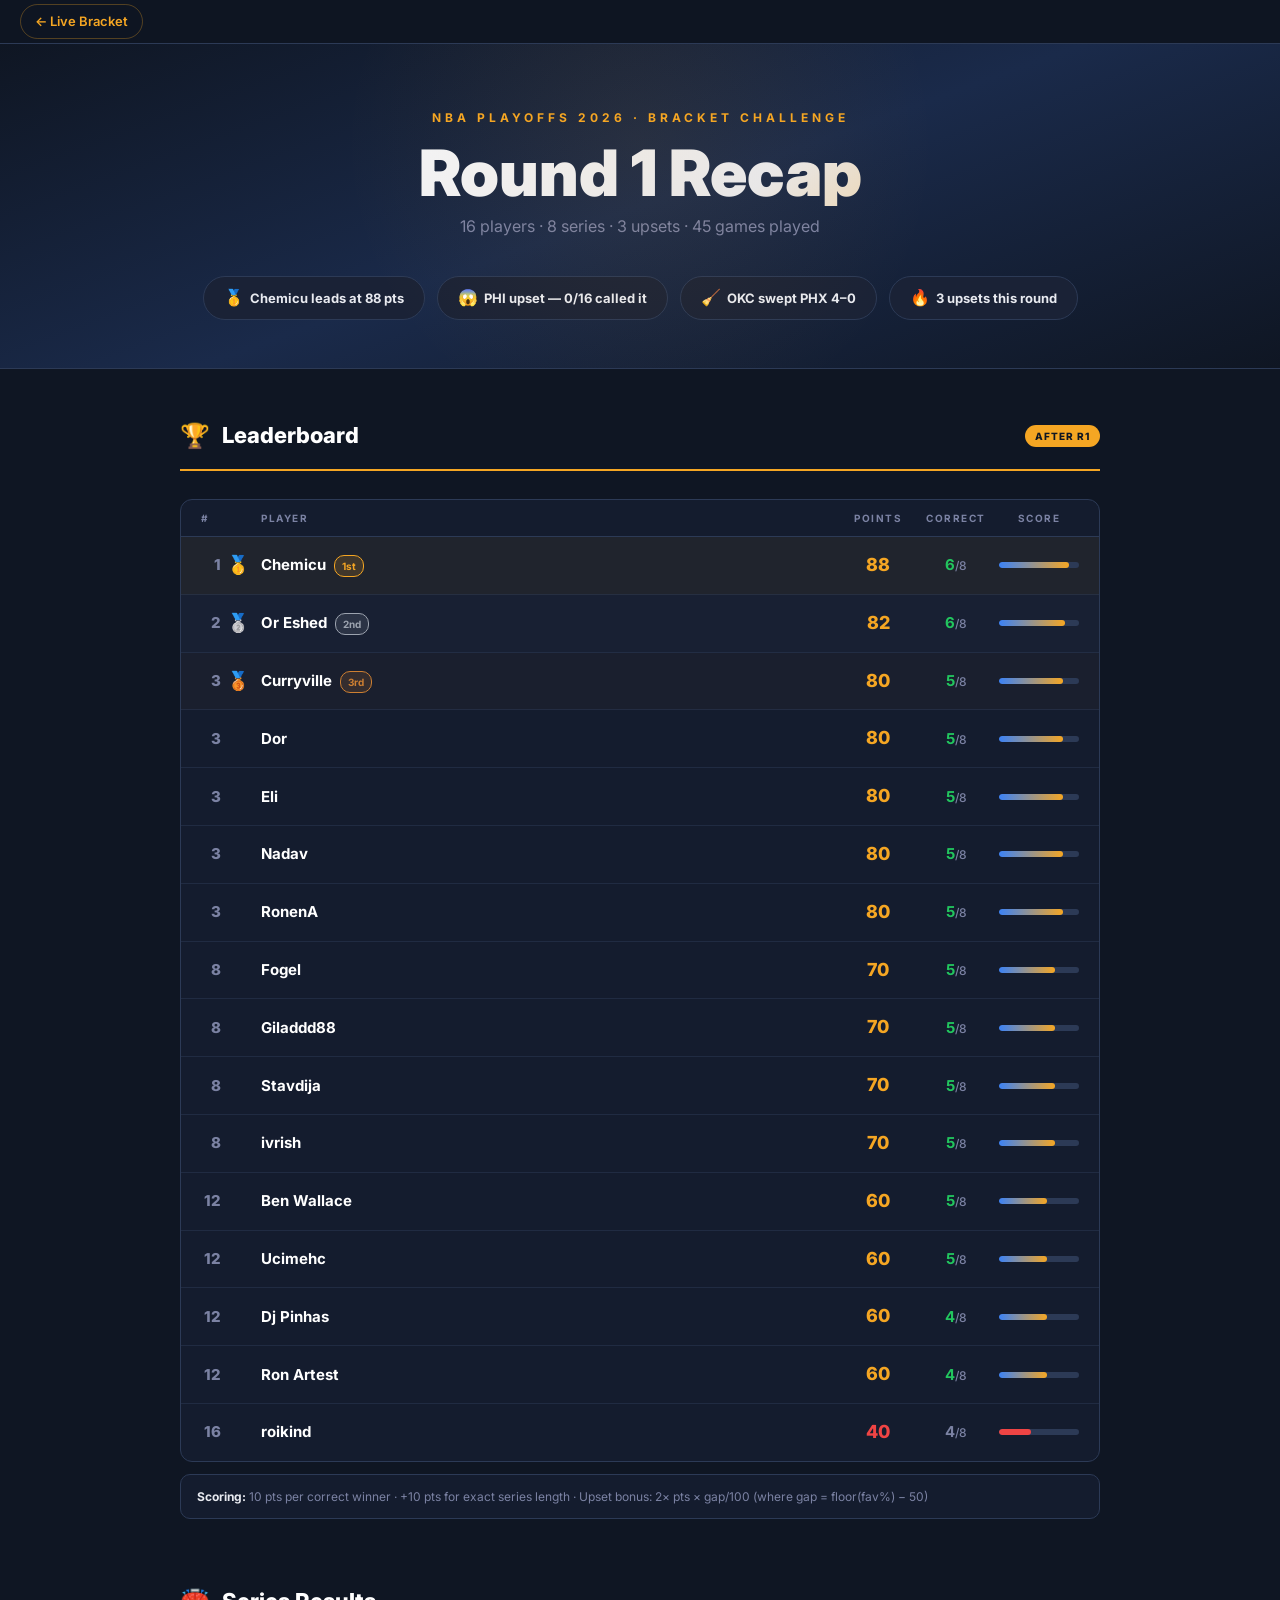
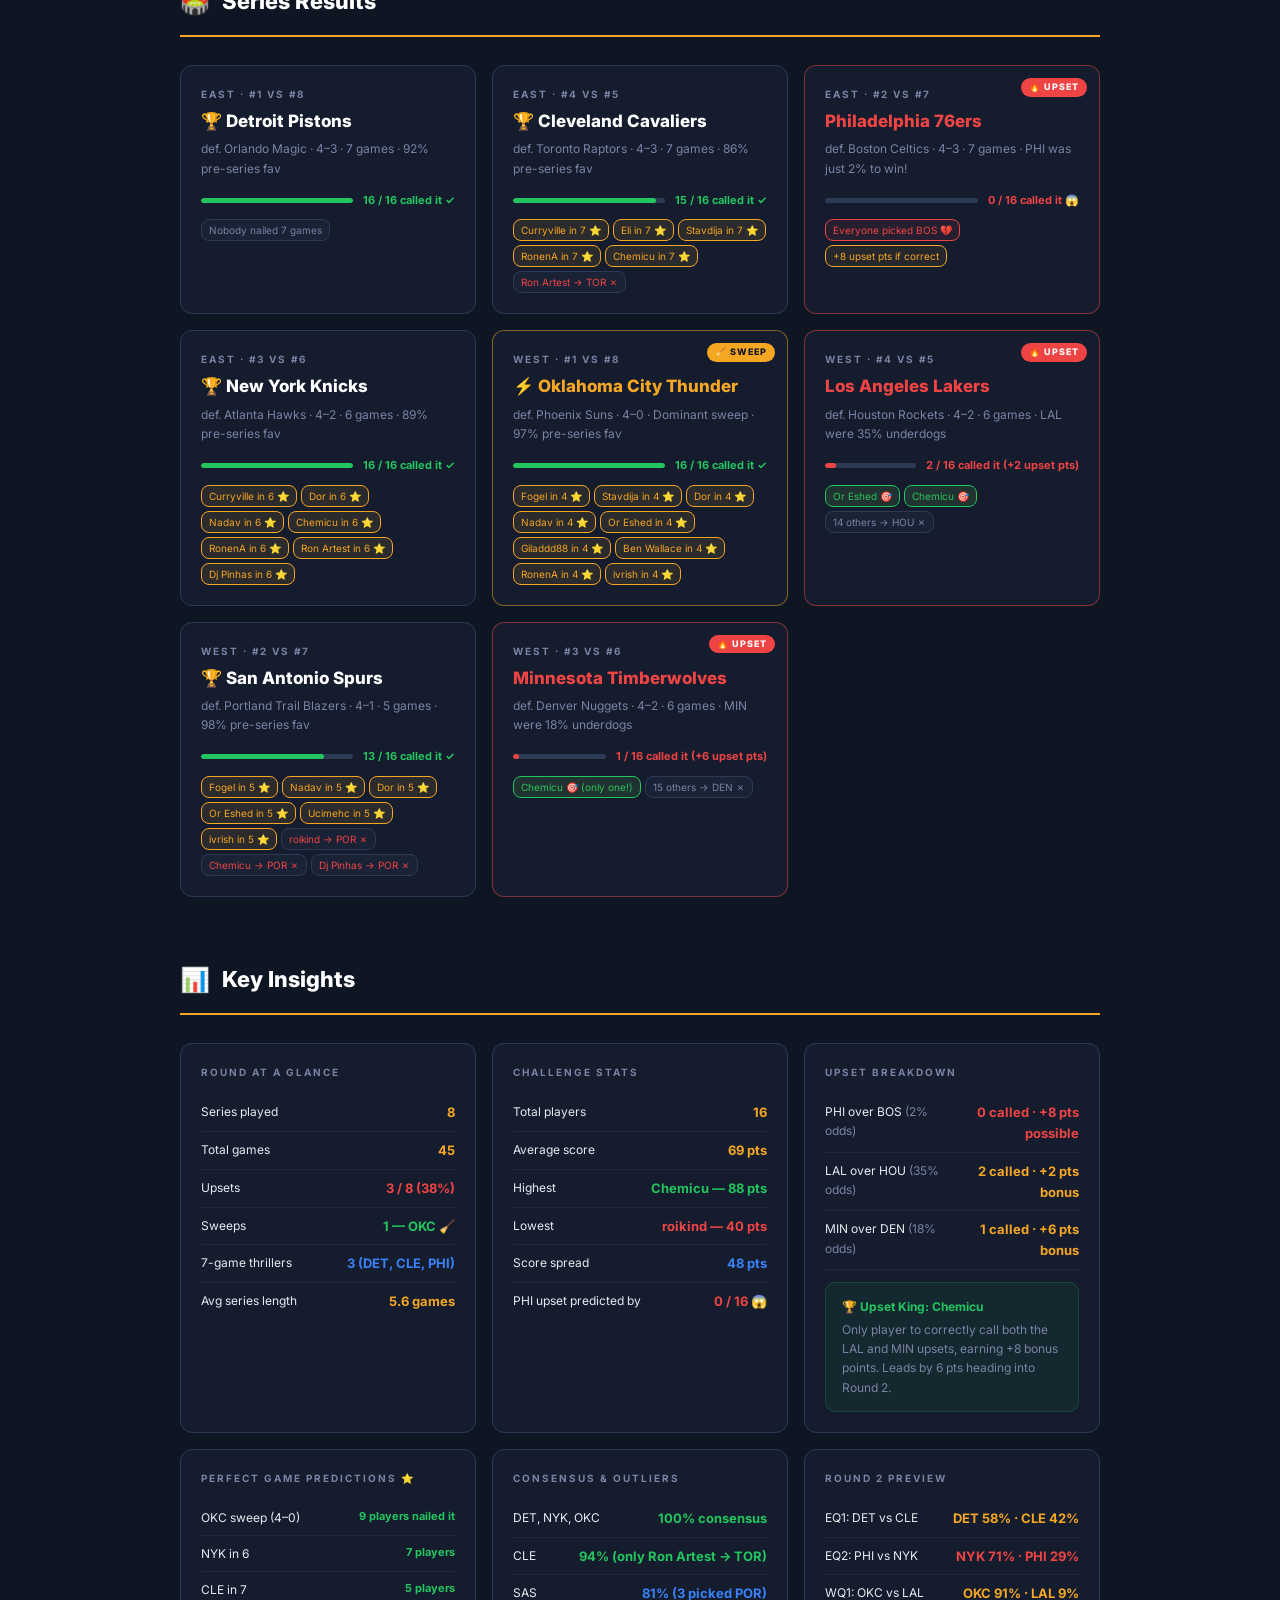
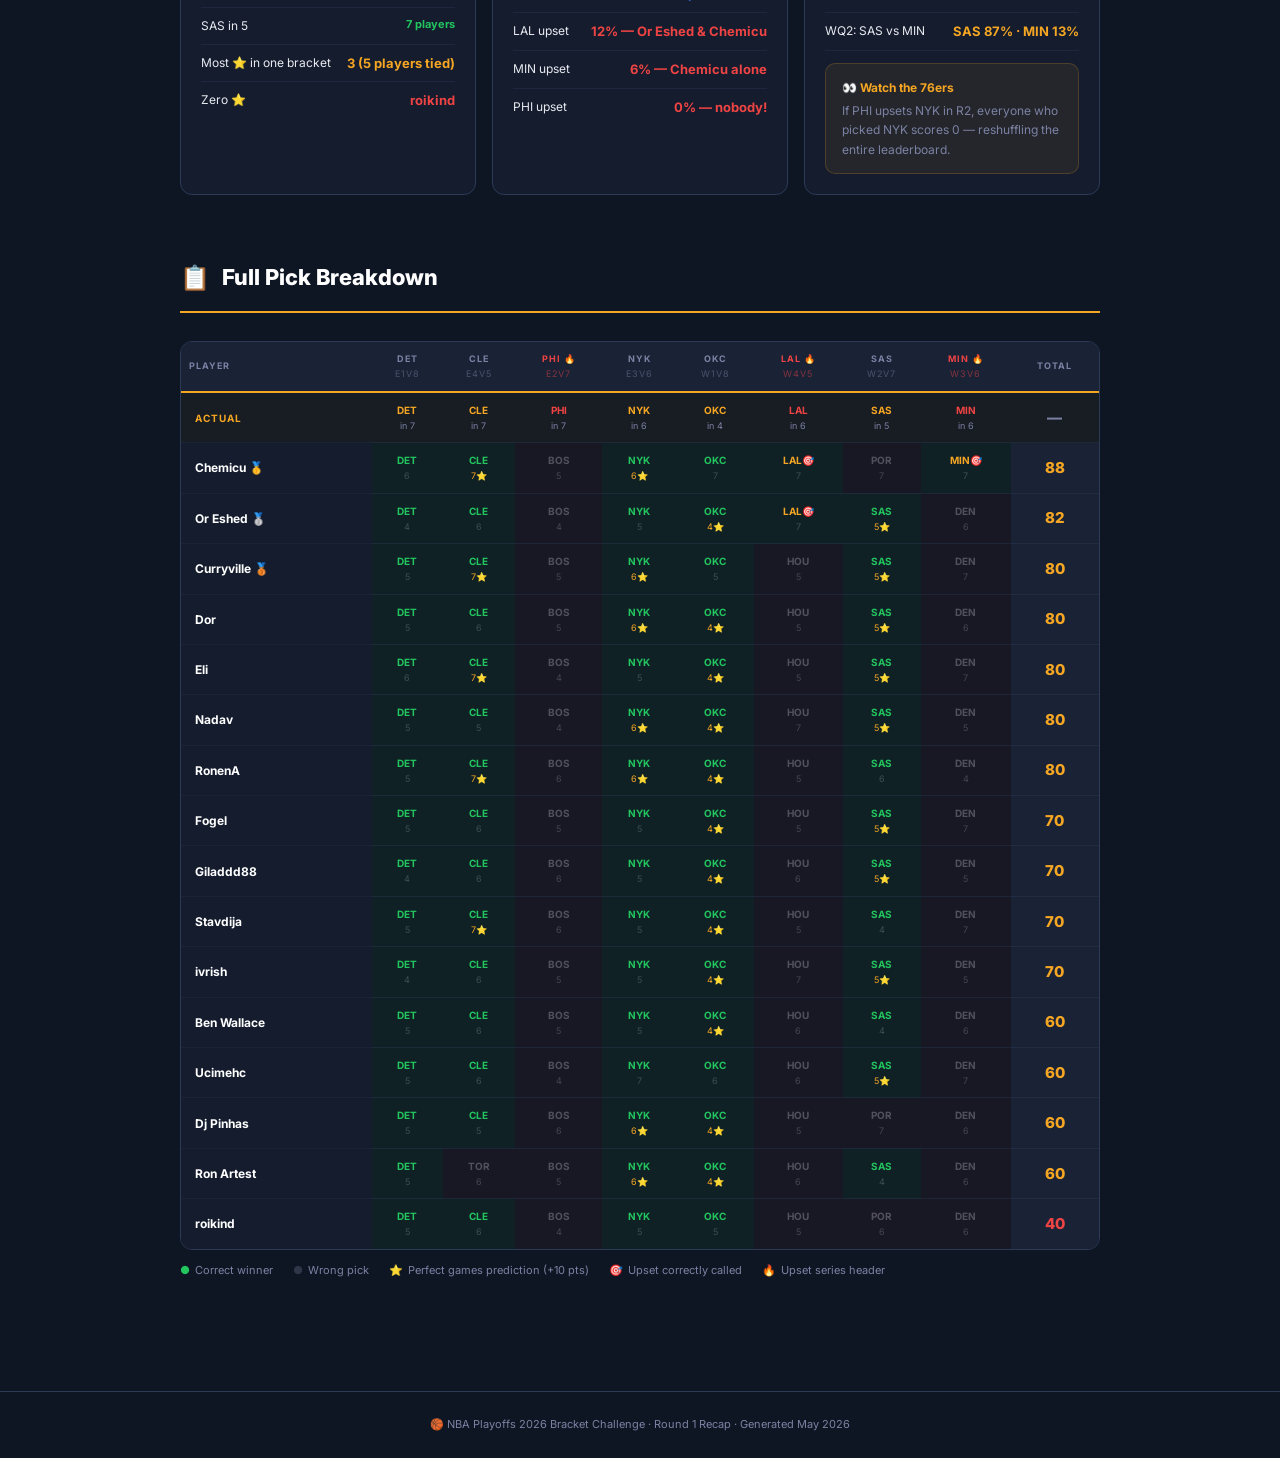
<file: r1-recap.html>
<!DOCTYPE html>
<html lang="en">
<head>
<meta charset="UTF-8"/>
<meta name="viewport" content="width=device-width, initial-scale=1.0"/>
<title>NBA Playoffs 2026 — Round 1 Recap</title>
<link rel="preconnect" href="https://fonts.googleapis.com"/>
<link href="https://fonts.googleapis.com/css2?family=Inter:wght@400;500;600;700;800;900&display=swap" rel="stylesheet"/>
<style>
:root {
  --navy:   #0f1623;
  --navy2:  #141c2e;
  --navy3:  #1a2236;
  --border: #2c3a56;
  --gold:   #f5a623;
  --green:  #22c55e;
  --red:    #ef4444;
  --blue:   #3b82f6;
  --text:   #e8eaf0;
  --dim:    #7b82a3;
  --radius: 12px;
}
*{box-sizing:border-box;margin:0;padding:0}
html{scroll-behavior:smooth}
body{
  font-family:'Inter',-apple-system,sans-serif;
  background:var(--navy);color:var(--text);
  font-size:14px;line-height:1.6;
  min-height:100vh;
}

/* ── NAV ── */
nav{
  position:sticky;top:0;z-index:100;
  background:rgba(15,22,35,0.92);backdrop-filter:blur(12px);
  border-bottom:1px solid var(--border);
  padding:0 20px;
  display:flex;align-items:center;justify-content:flex-start;
  height:44px;
}
.back-link{
  padding:6px 14px;border-radius:20px;
  font-size:13px;font-weight:600;color:var(--gold);
  text-decoration:none;white-space:nowrap;
  border:1px solid rgba(245,166,35,.3);
  transition:background .15s;
}
.back-link:hover{background:rgba(245,166,35,.1)}

/* ── HERO ── */
.hero{
  background:linear-gradient(160deg,#0f1623 0%,#1a2a4a 50%,#0f1623 100%);
  padding:64px 24px 48px;text-align:center;
  border-bottom:1px solid var(--border);
  position:relative;overflow:hidden;
}
.hero::before{
  content:'';position:absolute;
  width:600px;height:600px;border-radius:50%;
  background:radial-gradient(circle,rgba(245,166,35,.07) 0%,transparent 70%);
  top:-200px;left:50%;transform:translateX(-50%);
  pointer-events:none;
}
.hero-eyebrow{font-size:12px;font-weight:700;letter-spacing:4px;text-transform:uppercase;color:var(--gold);margin-bottom:12px}
.hero-title{font-size:clamp(36px,7vw,64px);font-weight:900;line-height:1.05;
  background:linear-gradient(135deg,#fff 0%,#e8eaf0 60%,var(--gold) 100%);
  -webkit-background-clip:text;-webkit-text-fill-color:transparent;
  background-clip:text;margin-bottom:8px}
.hero-sub{font-size:16px;color:var(--dim);margin-bottom:36px}
.hero-pills{display:flex;gap:12px;justify-content:center;flex-wrap:wrap}
.pill{
  padding:8px 20px;border-radius:24px;
  background:var(--navy3);border:1px solid var(--border);
  font-size:13px;font-weight:700;
}
.pill span{color:var(--gold);margin-right:6px;font-size:16px}

/* ── LAYOUT ── */
.container{max-width:960px;margin:0 auto;padding:48px 20px}
.section{margin-bottom:64px;scroll-margin-top:64px}
.section-head{
  display:flex;align-items:center;gap:12px;
  margin-bottom:28px;padding-bottom:14px;
  border-bottom:2px solid var(--gold);
}
.section-icon{font-size:24px}
.section-title{font-size:22px;font-weight:800;color:#fff}
.section-badge{
  margin-left:auto;background:var(--gold);color:var(--navy);
  font-size:10px;font-weight:800;padding:3px 10px;border-radius:20px;
  letter-spacing:1px;text-transform:uppercase;
}

/* ── LEADERBOARD ── */
.lb-wrap{background:var(--navy2);border:1px solid var(--border);border-radius:var(--radius);overflow:hidden}
.lb-row{
  display:grid;
  grid-template-columns:52px 1fr 70px 70px 80px;
  align-items:center;
  padding:14px 20px;
  border-bottom:1px solid rgba(44,58,86,.5);
  transition:background .15s;
  gap:8px;
}
.lb-row:last-child{border-bottom:none}
.lb-row:hover{background:rgba(255,255,255,.02)}
.lb-row.gold-row{background:rgba(245,166,35,.05)}
.lb-row.silver-row{background:rgba(156,163,175,.03)}
.lb-row.bronze-row{background:rgba(205,127,50,.03)}
.lb-head{
  font-size:10px;font-weight:700;letter-spacing:1.5px;text-transform:uppercase;
  color:var(--dim);padding:10px 20px;
  display:grid;grid-template-columns:52px 1fr 70px 70px 80px;gap:8px;
  border-bottom:1px solid var(--border);
}
.lb-head span:nth-child(3),.lb-head span:nth-child(4),.lb-head span:nth-child(5){text-align:center}

.rank-wrap{display:flex;align-items:center;gap:6px}
.rank-n{font-size:15px;font-weight:800;color:var(--dim);min-width:20px;text-align:right}
.medal{font-size:18px}
.player-name{font-size:15px;font-weight:700;color:#fff}
.player-tag{
  display:inline-block;margin-left:8px;padding:2px 7px;
  border-radius:10px;font-size:10px;font-weight:700;vertical-align:middle;
}
.tag-g{background:rgba(245,166,35,.15);color:var(--gold);border:1px solid var(--gold)}
.tag-s{background:rgba(156,163,175,.15);color:#9ca3af;border:1px solid #9ca3af}
.tag-b{background:rgba(205,127,50,.15);color:#cd7f32;border:1px solid #cd7f32}

.pts{font-size:18px;font-weight:800;color:var(--gold);text-align:center}
.pts.low{color:var(--red)}
.correct{text-align:center;font-size:15px;font-weight:700;color:var(--green)}
.correct .tot{font-size:12px;color:var(--dim);font-weight:500}

.bar-col{display:flex;align-items:center;gap:8px}
.bar-bg{flex:1;height:6px;background:var(--border);border-radius:4px;overflow:hidden}
.bar-fill{height:100%;border-radius:4px;background:linear-gradient(90deg,var(--blue) 0%,var(--gold) 100%);transition:width .6s ease}
.bar-fill.red{background:var(--red)}

/* ── SERIES CARDS ── */
.series-grid{display:grid;grid-template-columns:repeat(auto-fit,minmax(280px,1fr));gap:16px}
.series-card{
  background:var(--navy2);border:1px solid var(--border);
  border-radius:var(--radius);padding:20px;
  transition:transform .2s,border-color .2s;
  position:relative;overflow:hidden;
}
.series-card:hover{transform:translateY(-2px)}
.series-card.upset{border-color:rgba(239,68,68,.5)}
.series-card.sweep{border-color:rgba(245,166,35,.5)}
.series-card.upset::after{
  content:'🔥 UPSET';
  position:absolute;top:12px;right:12px;
  background:var(--red);color:#fff;
  font-size:9px;font-weight:800;letter-spacing:1px;
  padding:2px 8px;border-radius:10px;
}
.series-card.sweep::after{
  content:'🧹 SWEEP';
  position:absolute;top:12px;right:12px;
  background:var(--gold);color:var(--navy);
  font-size:9px;font-weight:800;letter-spacing:1px;
  padding:2px 8px;border-radius:10px;
}
.sc-conf{font-size:10px;font-weight:700;letter-spacing:2px;text-transform:uppercase;color:var(--dim);margin-bottom:6px}
.sc-winner{font-size:17px;font-weight:800;color:#fff;margin-bottom:4px}
.sc-winner.upset-color{color:var(--red)}
.sc-winner.sweep-color{color:var(--gold)}
.sc-detail{font-size:12px;color:var(--dim);margin-bottom:14px}
.sc-bar-wrap{display:flex;align-items:center;gap:10px;margin-bottom:10px}
.sc-bar-bg{flex:1;height:5px;background:var(--border);border-radius:4px;overflow:hidden}
.sc-bar-fill{height:100%;border-radius:4px}
.sc-bar-fill.hit{background:var(--green)}
.sc-bar-fill.miss{background:var(--red)}
.sc-bar-label{font-size:11px;font-weight:700;white-space:nowrap}
.sc-bar-label.hit{color:var(--green)}
.sc-bar-label.miss{color:var(--red)}
.sc-names{display:flex;flex-wrap:wrap;gap:4px;margin-top:8px}
.sc-name{
  font-size:10px;padding:2px 7px;border-radius:8px;
  background:var(--navy3);color:var(--dim);border:1px solid var(--border);
}
.sc-name.hero{background:rgba(34,197,94,.1);color:var(--green);border-color:var(--green)}
.sc-name.star{background:rgba(245,166,35,.1);color:var(--gold);border-color:var(--gold)}

/* ── INSIGHTS ── */
.insights-grid{display:grid;grid-template-columns:repeat(auto-fit,minmax(280px,1fr));gap:16px}
.insight-card{
  background:var(--navy2);border:1px solid var(--border);
  border-radius:var(--radius);padding:20px;
}
.ic-title{
  font-size:10px;font-weight:700;letter-spacing:2px;text-transform:uppercase;
  color:var(--dim);margin-bottom:14px;
}
.ic-row{
  display:flex;align-items:flex-start;justify-content:space-between;
  padding:8px 0;border-bottom:1px solid rgba(44,58,86,.4);gap:12px;
}
.ic-row:last-child{border-bottom:none}
.ic-label{font-size:12px;color:var(--text)}
.ic-val{font-size:13px;font-weight:700;text-align:right}
.c-green{color:var(--green)}.c-gold{color:var(--gold)}.c-red{color:var(--red)}.c-blue{color:var(--blue)}

.callout{
  padding:14px 16px;border-radius:10px;margin-top:12px;
  font-size:12px;border:1px solid;
}
.callout.green{background:rgba(34,197,94,.07);border-color:rgba(34,197,94,.2);color:var(--green)}
.callout.gold{background:rgba(245,166,35,.07);border-color:rgba(245,166,35,.2);color:var(--gold)}
.callout.red{background:rgba(239,68,68,.07);border-color:rgba(239,68,68,.2);color:var(--red)}
.callout-head{font-weight:700;margin-bottom:4px}
.callout-body{color:var(--dim)}

/* ── PICK GRID ── */
.pick-scroll{overflow-x:auto;border-radius:var(--radius);border:1px solid var(--border)}
.pick-table{width:100%;border-collapse:collapse;font-size:11px;min-width:700px}
.pick-table th{
  padding:10px 8px;background:var(--navy3);
  font-size:9px;font-weight:700;letter-spacing:1px;text-transform:uppercase;
  color:var(--dim);text-align:center;border-bottom:1px solid var(--border);
  white-space:nowrap;
}
.pick-table th.left{text-align:left}
.pick-table th.upset-h{color:var(--red)}
.pick-table td{
  padding:9px 8px;border-bottom:1px solid rgba(44,58,86,.4);
  text-align:center;vertical-align:middle;
}
.pick-table td.name-col{
  text-align:left;font-weight:700;font-size:12px;
  color:#fff;white-space:nowrap;padding-left:14px;
  background:var(--navy2);position:sticky;left:0;z-index:1;
}
.pick-table td.pts-col{font-size:15px;font-weight:800;color:var(--gold);background:var(--navy3)}
.pick-table td.pts-col.low{color:var(--red)}
.pick-table tr:last-child td{border-bottom:none}
.pick-table tr:hover td{background:rgba(255,255,255,.02)}
.pick-table tr:hover td.name-col{background:rgba(26,34,54,.9)}

.actual-row td{background:rgba(245,166,35,.04)!important;border-top:2px solid var(--gold)}
.actual-row td.name-col{color:var(--gold);font-size:10px;letter-spacing:1px}

.pc{display:flex;flex-direction:column;align-items:center;gap:1px}
.pc-team{font-size:10px;font-weight:700}
.pc-team.ok{color:var(--green)}
.pc-team.bad{color:rgba(255,255,255,.25)}
.pc-team.upset-ok{color:var(--gold)}
.pc-games{font-size:9px}
.pc-games.perfect{color:var(--gold)}
.pc-games.bad{color:rgba(255,255,255,.2)}

td.cell-ok{background:rgba(34,197,94,.06)!important}
td.cell-bad{background:rgba(239,68,68,.04)!important}

/* ── LEGEND ── */
.legend{display:flex;gap:20px;flex-wrap:wrap;margin-top:12px;font-size:11px;color:var(--dim)}
.legend-item{display:flex;align-items:center;gap:5px}

/* ── FOOTER ── */
footer{
  border-top:1px solid var(--border);
  padding:24px;text-align:center;
  font-size:11px;color:var(--dim);
}

/* ── RESPONSIVE ── */
@media(max-width:600px){
  /* Hero */
  .hero{padding:40px 16px 36px}
  .hero-pills{flex-direction:column;align-items:center}
  .pill{width:100%;max-width:320px;text-align:center}

  /* Layout */
  .container{padding:28px 14px}
  .section{margin-bottom:40px}

  /* Leaderboard: 3 cols (rank, name, pts) */
  .lb-row,.lb-head{grid-template-columns:44px 1fr 60px}
  .bar-col{display:none}
  .correct{display:none}
  .lb-head span:nth-child(4),.lb-head span:nth-child(5){display:none}
  .lb-row .correct{display:none}

  /* Series & insights: force single column */
  .series-grid,.insights-grid{grid-template-columns:1fr}

  /* Callout text */
  .callout-body{font-size:11px}
}
</style>
</head>
<body>

<!-- NAV -->
<nav>
  <a class="back-link" href="index.html">← Live Bracket</a>
</nav>

<!-- HERO -->
<div class="hero">
  <div class="hero-eyebrow">NBA Playoffs 2026 · Bracket Challenge</div>
  <div class="hero-title">Round 1 Recap</div>
  <div class="hero-sub">16 players · 8 series · 3 upsets · 45 games played</div>
  <div class="hero-pills">
    <div class="pill"><span>🥇</span>Chemicu leads at 88 pts</div>
    <div class="pill"><span>😱</span>PHI upset — 0/16 called it</div>
    <div class="pill"><span>🧹</span>OKC swept PHX 4–0</div>
    <div class="pill"><span>🔥</span>3 upsets this round</div>
  </div>
</div>

<div class="container">

<!-- ── LEADERBOARD ─────────────────────────────────────────── -->
<section class="section" id="leaderboard">
  <div class="section-head">
    <span class="section-icon">🏆</span>
    <span class="section-title">Leaderboard</span>
    <span class="section-badge">After R1</span>
  </div>

  <div class="lb-wrap">
    <div class="lb-head">
      <span>#</span><span>Player</span>
      <span style="text-align:center">Points</span>
      <span style="text-align:center">Correct</span>
      <span>Score</span>
    </div>

    <!-- 1 -->
    <div class="lb-row gold-row">
      <div class="rank-wrap"><span class="rank-n">1</span><span class="medal">🥇</span></div>
      <div><span class="player-name">Chemicu</span><span class="player-tag tag-g">1st</span></div>
      <div class="pts">88</div>
      <div class="correct">6<span class="tot">/8</span></div>
      <div class="bar-col"><div class="bar-bg"><div class="bar-fill" style="width:88%"></div></div></div>
    </div>
    <!-- 2 -->
    <div class="lb-row silver-row">
      <div class="rank-wrap"><span class="rank-n">2</span><span class="medal">🥈</span></div>
      <div><span class="player-name">Or Eshed</span><span class="player-tag tag-s">2nd</span></div>
      <div class="pts">82</div>
      <div class="correct">6<span class="tot">/8</span></div>
      <div class="bar-col"><div class="bar-bg"><div class="bar-fill" style="width:82%"></div></div></div>
    </div>
    <!-- 3–7 tie -->
    <div class="lb-row bronze-row">
      <div class="rank-wrap"><span class="rank-n">3</span><span class="medal">🥉</span></div>
      <div><span class="player-name">Curryville</span><span class="player-tag tag-b">3rd</span></div>
      <div class="pts">80</div>
      <div class="correct">5<span class="tot">/8</span></div>
      <div class="bar-col"><div class="bar-bg"><div class="bar-fill" style="width:80%"></div></div></div>
    </div>
    <div class="lb-row">
      <div class="rank-wrap"><span class="rank-n">3</span></div>
      <div><span class="player-name">Dor</span></div>
      <div class="pts">80</div>
      <div class="correct">5<span class="tot">/8</span></div>
      <div class="bar-col"><div class="bar-bg"><div class="bar-fill" style="width:80%"></div></div></div>
    </div>
    <div class="lb-row">
      <div class="rank-wrap"><span class="rank-n">3</span></div>
      <div><span class="player-name">Eli</span></div>
      <div class="pts">80</div>
      <div class="correct">5<span class="tot">/8</span></div>
      <div class="bar-col"><div class="bar-bg"><div class="bar-fill" style="width:80%"></div></div></div>
    </div>
    <div class="lb-row">
      <div class="rank-wrap"><span class="rank-n">3</span></div>
      <div><span class="player-name">Nadav</span></div>
      <div class="pts">80</div>
      <div class="correct">5<span class="tot">/8</span></div>
      <div class="bar-col"><div class="bar-bg"><div class="bar-fill" style="width:80%"></div></div></div>
    </div>
    <div class="lb-row">
      <div class="rank-wrap"><span class="rank-n">3</span></div>
      <div><span class="player-name">RonenA</span></div>
      <div class="pts">80</div>
      <div class="correct">5<span class="tot">/8</span></div>
      <div class="bar-col"><div class="bar-bg"><div class="bar-fill" style="width:80%"></div></div></div>
    </div>
    <!-- 8–11 -->
    <div class="lb-row">
      <div class="rank-wrap"><span class="rank-n">8</span></div>
      <div><span class="player-name">Fogel</span></div>
      <div class="pts">70</div>
      <div class="correct">5<span class="tot">/8</span></div>
      <div class="bar-col"><div class="bar-bg"><div class="bar-fill" style="width:70%"></div></div></div>
    </div>
    <div class="lb-row">
      <div class="rank-wrap"><span class="rank-n">8</span></div>
      <div><span class="player-name">Giladdd88</span></div>
      <div class="pts">70</div>
      <div class="correct">5<span class="tot">/8</span></div>
      <div class="bar-col"><div class="bar-bg"><div class="bar-fill" style="width:70%"></div></div></div>
    </div>
    <div class="lb-row">
      <div class="rank-wrap"><span class="rank-n">8</span></div>
      <div><span class="player-name">Stavdija</span></div>
      <div class="pts">70</div>
      <div class="correct">5<span class="tot">/8</span></div>
      <div class="bar-col"><div class="bar-bg"><div class="bar-fill" style="width:70%"></div></div></div>
    </div>
    <div class="lb-row">
      <div class="rank-wrap"><span class="rank-n">8</span></div>
      <div><span class="player-name">ivrish</span></div>
      <div class="pts">70</div>
      <div class="correct">5<span class="tot">/8</span></div>
      <div class="bar-col"><div class="bar-bg"><div class="bar-fill" style="width:70%"></div></div></div>
    </div>
    <!-- 12–15 -->
    <div class="lb-row">
      <div class="rank-wrap"><span class="rank-n">12</span></div>
      <div><span class="player-name">Ben Wallace</span></div>
      <div class="pts">60</div>
      <div class="correct">5<span class="tot">/8</span></div>
      <div class="bar-col"><div class="bar-bg"><div class="bar-fill" style="width:60%"></div></div></div>
    </div>
    <div class="lb-row">
      <div class="rank-wrap"><span class="rank-n">12</span></div>
      <div><span class="player-name">Ucimehc</span></div>
      <div class="pts">60</div>
      <div class="correct">5<span class="tot">/8</span></div>
      <div class="bar-col"><div class="bar-bg"><div class="bar-fill" style="width:60%"></div></div></div>
    </div>
    <div class="lb-row">
      <div class="rank-wrap"><span class="rank-n">12</span></div>
      <div><span class="player-name">Dj Pinhas</span></div>
      <div class="pts">60</div>
      <div class="correct">4<span class="tot">/8</span></div>
      <div class="bar-col"><div class="bar-bg"><div class="bar-fill" style="width:60%"></div></div></div>
    </div>
    <div class="lb-row">
      <div class="rank-wrap"><span class="rank-n">12</span></div>
      <div><span class="player-name">Ron Artest</span></div>
      <div class="pts">60</div>
      <div class="correct">4<span class="tot">/8</span></div>
      <div class="bar-col"><div class="bar-bg"><div class="bar-fill" style="width:60%"></div></div></div>
    </div>
    <!-- 16 -->
    <div class="lb-row">
      <div class="rank-wrap"><span class="rank-n">16</span></div>
      <div><span class="player-name">roikind</span></div>
      <div class="pts low">40</div>
      <div class="correct" style="color:var(--dim)">4<span class="tot">/8</span></div>
      <div class="bar-col"><div class="bar-bg"><div class="bar-fill red" style="width:40%"></div></div></div>
    </div>
  </div>

  <div style="margin-top:12px;padding:12px 16px;background:var(--navy2);border-radius:10px;border:1px solid var(--border);font-size:12px;color:var(--dim)">
    <strong style="color:var(--text)">Scoring:</strong> 10 pts per correct winner · +10 pts for exact series length · Upset bonus: 2× pts × gap/100 (where gap = floor(fav%) − 50)
  </div>
</section>

<!-- ── SERIES RESULTS ──────────────────────────────────────── -->
<section class="section" id="series">
  <div class="section-head">
    <span class="section-icon">🏟️</span>
    <span class="section-title">Series Results</span>
  </div>

  <div class="series-grid">

    <div class="series-card">
      <div class="sc-conf">East · #1 vs #8</div>
      <div class="sc-winner">🏆 Detroit Pistons</div>
      <div class="sc-detail">def. Orlando Magic · 4–3 · 7 games · 92% pre-series fav</div>
      <div class="sc-bar-wrap">
        <div class="sc-bar-bg"><div class="sc-bar-fill hit" style="width:100%"></div></div>
        <span class="sc-bar-label hit">16 / 16 called it ✓</span>
      </div>
      <div class="sc-names">
        <span class="sc-name" style="color:var(--dim)">Nobody nailed 7 games</span>
      </div>
    </div>

    <div class="series-card">
      <div class="sc-conf">East · #4 vs #5</div>
      <div class="sc-winner">🏆 Cleveland Cavaliers</div>
      <div class="sc-detail">def. Toronto Raptors · 4–3 · 7 games · 86% pre-series fav</div>
      <div class="sc-bar-wrap">
        <div class="sc-bar-bg"><div class="sc-bar-fill hit" style="width:94%"></div></div>
        <span class="sc-bar-label hit">15 / 16 called it ✓</span>
      </div>
      <div class="sc-names">
        <span class="sc-name star">Curryville in 7 ⭐</span>
        <span class="sc-name star">Eli in 7 ⭐</span>
        <span class="sc-name star">Stavdija in 7 ⭐</span>
        <span class="sc-name star">RonenA in 7 ⭐</span>
        <span class="sc-name star">Chemicu in 7 ⭐</span>
        <span class="sc-name" style="color:var(--red)">Ron Artest → TOR ✗</span>
      </div>
    </div>

    <div class="series-card upset">
      <div class="sc-conf">East · #2 vs #7</div>
      <div class="sc-winner upset-color">Philadelphia 76ers</div>
      <div class="sc-detail">def. Boston Celtics · 4–3 · 7 games · PHI was just 2% to win!</div>
      <div class="sc-bar-wrap">
        <div class="sc-bar-bg"><div class="sc-bar-fill miss" style="width:0%"></div></div>
        <span class="sc-bar-label miss">0 / 16 called it 😱</span>
      </div>
      <div class="sc-names">
        <span class="sc-name" style="color:var(--red);border-color:var(--red);background:rgba(239,68,68,.08)">Everyone picked BOS 💔</span>
        <span class="sc-name" style="color:var(--gold);border-color:var(--gold);background:rgba(245,166,35,.08)">+8 upset pts if correct</span>
      </div>
    </div>

    <div class="series-card">
      <div class="sc-conf">East · #3 vs #6</div>
      <div class="sc-winner">🏆 New York Knicks</div>
      <div class="sc-detail">def. Atlanta Hawks · 4–2 · 6 games · 89% pre-series fav</div>
      <div class="sc-bar-wrap">
        <div class="sc-bar-bg"><div class="sc-bar-fill hit" style="width:100%"></div></div>
        <span class="sc-bar-label hit">16 / 16 called it ✓</span>
      </div>
      <div class="sc-names">
        <span class="sc-name star">Curryville in 6 ⭐</span>
        <span class="sc-name star">Dor in 6 ⭐</span>
        <span class="sc-name star">Nadav in 6 ⭐</span>
        <span class="sc-name star">Chemicu in 6 ⭐</span>
        <span class="sc-name star">RonenA in 6 ⭐</span>
        <span class="sc-name star">Ron Artest in 6 ⭐</span>
        <span class="sc-name star">Dj Pinhas in 6 ⭐</span>
      </div>
    </div>

    <div class="series-card sweep">
      <div class="sc-conf">West · #1 vs #8</div>
      <div class="sc-winner sweep-color">⚡ Oklahoma City Thunder</div>
      <div class="sc-detail">def. Phoenix Suns · 4–0 · Dominant sweep · 97% pre-series fav</div>
      <div class="sc-bar-wrap">
        <div class="sc-bar-bg"><div class="sc-bar-fill hit" style="width:100%"></div></div>
        <span class="sc-bar-label hit">16 / 16 called it ✓</span>
      </div>
      <div class="sc-names">
        <span class="sc-name star">Fogel in 4 ⭐</span>
        <span class="sc-name star">Stavdija in 4 ⭐</span>
        <span class="sc-name star">Dor in 4 ⭐</span>
        <span class="sc-name star">Nadav in 4 ⭐</span>
        <span class="sc-name star">Or Eshed in 4 ⭐</span>
        <span class="sc-name star">Giladdd88 in 4 ⭐</span>
        <span class="sc-name star">Ben Wallace in 4 ⭐</span>
        <span class="sc-name star">RonenA in 4 ⭐</span>
        <span class="sc-name star">ivrish in 4 ⭐</span>
      </div>
    </div>

    <div class="series-card upset">
      <div class="sc-conf">West · #4 vs #5</div>
      <div class="sc-winner upset-color">Los Angeles Lakers</div>
      <div class="sc-detail">def. Houston Rockets · 4–2 · 6 games · LAL were 35% underdogs</div>
      <div class="sc-bar-wrap">
        <div class="sc-bar-bg"><div class="sc-bar-fill miss" style="width:12%"></div></div>
        <span class="sc-bar-label miss">2 / 16 called it (+2 upset pts)</span>
      </div>
      <div class="sc-names">
        <span class="sc-name hero">Or Eshed 🎯</span>
        <span class="sc-name hero">Chemicu 🎯</span>
        <span class="sc-name" style="color:var(--dim)">14 others → HOU ✗</span>
      </div>
    </div>

    <div class="series-card">
      <div class="sc-conf">West · #2 vs #7</div>
      <div class="sc-winner">🏆 San Antonio Spurs</div>
      <div class="sc-detail">def. Portland Trail Blazers · 4–1 · 5 games · 98% pre-series fav</div>
      <div class="sc-bar-wrap">
        <div class="sc-bar-bg"><div class="sc-bar-fill hit" style="width:81%"></div></div>
        <span class="sc-bar-label hit">13 / 16 called it ✓</span>
      </div>
      <div class="sc-names">
        <span class="sc-name star">Fogel in 5 ⭐</span>
        <span class="sc-name star">Nadav in 5 ⭐</span>
        <span class="sc-name star">Dor in 5 ⭐</span>
        <span class="sc-name star">Or Eshed in 5 ⭐</span>
        <span class="sc-name star">Ucimehc in 5 ⭐</span>
        <span class="sc-name star">ivrish in 5 ⭐</span>
        <span class="sc-name" style="color:var(--red)">roikind → POR ✗</span>
        <span class="sc-name" style="color:var(--red)">Chemicu → POR ✗</span>
        <span class="sc-name" style="color:var(--red)">Dj Pinhas → POR ✗</span>
      </div>
    </div>

    <div class="series-card upset">
      <div class="sc-conf">West · #3 vs #6</div>
      <div class="sc-winner upset-color">Minnesota Timberwolves</div>
      <div class="sc-detail">def. Denver Nuggets · 4–2 · 6 games · MIN were 18% underdogs</div>
      <div class="sc-bar-wrap">
        <div class="sc-bar-bg"><div class="sc-bar-fill miss" style="width:6%"></div></div>
        <span class="sc-bar-label miss">1 / 16 called it (+6 upset pts)</span>
      </div>
      <div class="sc-names">
        <span class="sc-name hero">Chemicu 🎯 (only one!)</span>
        <span class="sc-name" style="color:var(--dim)">15 others → DEN ✗</span>
      </div>
    </div>

  </div>
</section>

<!-- ── INSIGHTS ────────────────────────────────────────────── -->
<section class="section" id="insights">
  <div class="section-head">
    <span class="section-icon">📊</span>
    <span class="section-title">Key Insights</span>
  </div>

  <div class="insights-grid">

    <div class="insight-card">
      <div class="ic-title">Round at a Glance</div>
      <div class="ic-row"><span class="ic-label">Series played</span><span class="ic-val c-gold">8</span></div>
      <div class="ic-row"><span class="ic-label">Total games</span><span class="ic-val c-gold">45</span></div>
      <div class="ic-row"><span class="ic-label">Upsets</span><span class="ic-val c-red">3 / 8 (38%)</span></div>
      <div class="ic-row"><span class="ic-label">Sweeps</span><span class="ic-val c-green">1 — OKC 🧹</span></div>
      <div class="ic-row"><span class="ic-label">7-game thrillers</span><span class="ic-val c-blue">3 (DET, CLE, PHI)</span></div>
      <div class="ic-row"><span class="ic-label">Avg series length</span><span class="ic-val c-gold">5.6 games</span></div>
    </div>

    <div class="insight-card">
      <div class="ic-title">Challenge Stats</div>
      <div class="ic-row"><span class="ic-label">Total players</span><span class="ic-val c-gold">16</span></div>
      <div class="ic-row"><span class="ic-label">Average score</span><span class="ic-val c-gold">69 pts</span></div>
      <div class="ic-row"><span class="ic-label">Highest</span><span class="ic-val c-green">Chemicu — 88 pts</span></div>
      <div class="ic-row"><span class="ic-label">Lowest</span><span class="ic-val c-red">roikind — 40 pts</span></div>
      <div class="ic-row"><span class="ic-label">Score spread</span><span class="ic-val c-blue">48 pts</span></div>
      <div class="ic-row"><span class="ic-label">PHI upset predicted by</span><span class="ic-val c-red">0 / 16 😱</span></div>
    </div>

    <div class="insight-card">
      <div class="ic-title">Upset Breakdown</div>
      <div class="ic-row">
        <span class="ic-label">PHI over BOS <span style="color:var(--dim)">(2% odds)</span></span>
        <span class="ic-val c-red">0 called · +8 pts possible</span>
      </div>
      <div class="ic-row">
        <span class="ic-label">LAL over HOU <span style="color:var(--dim)">(35% odds)</span></span>
        <span class="ic-val c-gold">2 called · +2 pts bonus</span>
      </div>
      <div class="ic-row">
        <span class="ic-label">MIN over DEN <span style="color:var(--dim)">(18% odds)</span></span>
        <span class="ic-val c-gold">1 called · +6 pts bonus</span>
      </div>
      <div class="callout green">
        <div class="callout-head">🏆 Upset King: Chemicu</div>
        <div class="callout-body">Only player to correctly call both the LAL and MIN upsets, earning +8 bonus points. Leads by 6 pts heading into Round 2.</div>
      </div>
    </div>

    <div class="insight-card">
      <div class="ic-title">Perfect Game Predictions ⭐</div>
      <div class="ic-row"><span class="ic-label">OKC sweep (4–0)</span><span class="ic-val c-green" style="font-size:11px">9 players nailed it</span></div>
      <div class="ic-row"><span class="ic-label">NYK in 6</span><span class="ic-val c-green" style="font-size:11px">7 players</span></div>
      <div class="ic-row"><span class="ic-label">CLE in 7</span><span class="ic-val c-green" style="font-size:11px">5 players</span></div>
      <div class="ic-row"><span class="ic-label">SAS in 5</span><span class="ic-val c-green" style="font-size:11px">7 players</span></div>
      <div class="ic-row"><span class="ic-label">Most ⭐ in one bracket</span><span class="ic-val c-gold">3 (5 players tied)</span></div>
      <div class="ic-row"><span class="ic-label">Zero ⭐</span><span class="ic-val c-red">roikind</span></div>
    </div>

    <div class="insight-card">
      <div class="ic-title">Consensus & Outliers</div>
      <div class="ic-row"><span class="ic-label">DET, NYK, OKC</span><span class="ic-val c-green">100% consensus</span></div>
      <div class="ic-row"><span class="ic-label">CLE</span><span class="ic-val c-green">94% (only Ron Artest → TOR)</span></div>
      <div class="ic-row"><span class="ic-label">SAS</span><span class="ic-val c-blue">81% (3 picked POR)</span></div>
      <div class="ic-row"><span class="ic-label">LAL upset</span><span class="ic-val c-red">12% — Or Eshed & Chemicu</span></div>
      <div class="ic-row"><span class="ic-label">MIN upset</span><span class="ic-val c-red">6% — Chemicu alone</span></div>
      <div class="ic-row"><span class="ic-label">PHI upset</span><span class="ic-val c-red">0% — nobody!</span></div>
    </div>

    <div class="insight-card">
      <div class="ic-title">Round 2 Preview</div>
      <div class="ic-row"><span class="ic-label">EQ1: DET vs CLE</span><span class="ic-val c-gold">DET 58% · CLE 42%</span></div>
      <div class="ic-row"><span class="ic-label">EQ2: PHI vs NYK</span><span class="ic-val c-red">NYK 71% · PHI 29%</span></div>
      <div class="ic-row"><span class="ic-label">WQ1: OKC vs LAL</span><span class="ic-val c-gold">OKC 91% · LAL 9%</span></div>
      <div class="ic-row"><span class="ic-label">WQ2: SAS vs MIN</span><span class="ic-val c-gold">SAS 87% · MIN 13%</span></div>
      <div class="callout gold">
        <div class="callout-head">👀 Watch the 76ers</div>
        <div class="callout-body">If PHI upsets NYK in R2, everyone who picked NYK scores 0 — reshuffling the entire leaderboard.</div>
      </div>
    </div>

  </div>
</section>

<!-- ── PICK GRID ────────────────────────────────────────────── -->
<section class="section" id="picks">
  <div class="section-head">
    <span class="section-icon">📋</span>
    <span class="section-title">Full Pick Breakdown</span>
  </div>

  <div class="pick-scroll">
    <table class="pick-table">
      <thead>
        <tr>
          <th class="left" style="min-width:110px">Player</th>
          <th>DET<br><span style="opacity:.5;font-weight:400">E1v8</span></th>
          <th>CLE<br><span style="opacity:.5;font-weight:400">E4v5</span></th>
          <th class="upset-h">PHI 🔥<br><span style="opacity:.5;font-weight:400">E2v7</span></th>
          <th>NYK<br><span style="opacity:.5;font-weight:400">E3v6</span></th>
          <th>OKC<br><span style="opacity:.5;font-weight:400">W1v8</span></th>
          <th class="upset-h">LAL 🔥<br><span style="opacity:.5;font-weight:400">W4v5</span></th>
          <th>SAS<br><span style="opacity:.5;font-weight:400">W2v7</span></th>
          <th class="upset-h">MIN 🔥<br><span style="opacity:.5;font-weight:400">W3v6</span></th>
          <th>Total</th>
        </tr>
      </thead>
      <tbody>
        <!-- ACTUAL -->
        <tr class="actual-row">
          <td class="name-col" style="font-size:10px;letter-spacing:1px;color:var(--gold)">ACTUAL</td>
          <td><div class="pc"><span style="font-size:10px;color:var(--gold);font-weight:700">DET</span><span style="font-size:9px;color:var(--dim)">in 7</span></div></td>
          <td><div class="pc"><span style="font-size:10px;color:var(--gold);font-weight:700">CLE</span><span style="font-size:9px;color:var(--dim)">in 7</span></div></td>
          <td><div class="pc"><span style="font-size:10px;color:var(--red);font-weight:700">PHI</span><span style="font-size:9px;color:var(--dim)">in 7</span></div></td>
          <td><div class="pc"><span style="font-size:10px;color:var(--gold);font-weight:700">NYK</span><span style="font-size:9px;color:var(--dim)">in 6</span></div></td>
          <td><div class="pc"><span style="font-size:10px;color:var(--gold);font-weight:700">OKC</span><span style="font-size:9px;color:var(--dim)">in 4</span></div></td>
          <td><div class="pc"><span style="font-size:10px;color:var(--red);font-weight:700">LAL</span><span style="font-size:9px;color:var(--dim)">in 6</span></div></td>
          <td><div class="pc"><span style="font-size:10px;color:var(--gold);font-weight:700">SAS</span><span style="font-size:9px;color:var(--dim)">in 5</span></div></td>
          <td><div class="pc"><span style="font-size:10px;color:var(--red);font-weight:700">MIN</span><span style="font-size:9px;color:var(--dim)">in 6</span></div></td>
          <td class="pts-col" style="color:var(--dim)">—</td>
        </tr>
        <!-- Chemicu -->
        <tr>
          <td class="name-col">Chemicu 🥇</td>
          <td class="cell-ok"><div class="pc"><span class="pc-team ok">DET</span><span class="pc-games bad">6</span></div></td>
          <td class="cell-ok"><div class="pc"><span class="pc-team ok">CLE</span><span class="pc-games perfect">7⭐</span></div></td>
          <td class="cell-bad"><div class="pc"><span class="pc-team bad">BOS</span><span class="pc-games bad">5</span></div></td>
          <td class="cell-ok"><div class="pc"><span class="pc-team ok">NYK</span><span class="pc-games perfect">6⭐</span></div></td>
          <td class="cell-ok"><div class="pc"><span class="pc-team ok">OKC</span><span class="pc-games bad">7</span></div></td>
          <td class="cell-ok"><div class="pc"><span class="pc-team upset-ok">LAL🎯</span><span class="pc-games bad">7</span></div></td>
          <td class="cell-bad"><div class="pc"><span class="pc-team bad">POR</span><span class="pc-games bad">7</span></div></td>
          <td class="cell-ok"><div class="pc"><span class="pc-team upset-ok">MIN🎯</span><span class="pc-games bad">7</span></div></td>
          <td class="pts-col">88</td>
        </tr>
        <!-- Or Eshed -->
        <tr>
          <td class="name-col">Or Eshed 🥈</td>
          <td class="cell-ok"><div class="pc"><span class="pc-team ok">DET</span><span class="pc-games bad">4</span></div></td>
          <td class="cell-ok"><div class="pc"><span class="pc-team ok">CLE</span><span class="pc-games bad">6</span></div></td>
          <td class="cell-bad"><div class="pc"><span class="pc-team bad">BOS</span><span class="pc-games bad">4</span></div></td>
          <td class="cell-ok"><div class="pc"><span class="pc-team ok">NYK</span><span class="pc-games bad">5</span></div></td>
          <td class="cell-ok"><div class="pc"><span class="pc-team ok">OKC</span><span class="pc-games perfect">4⭐</span></div></td>
          <td class="cell-ok"><div class="pc"><span class="pc-team upset-ok">LAL🎯</span><span class="pc-games bad">7</span></div></td>
          <td class="cell-ok"><div class="pc"><span class="pc-team ok">SAS</span><span class="pc-games perfect">5⭐</span></div></td>
          <td class="cell-bad"><div class="pc"><span class="pc-team bad">DEN</span><span class="pc-games bad">6</span></div></td>
          <td class="pts-col">82</td>
        </tr>
        <!-- Curryville -->
        <tr>
          <td class="name-col">Curryville 🥉</td>
          <td class="cell-ok"><div class="pc"><span class="pc-team ok">DET</span><span class="pc-games bad">5</span></div></td>
          <td class="cell-ok"><div class="pc"><span class="pc-team ok">CLE</span><span class="pc-games perfect">7⭐</span></div></td>
          <td class="cell-bad"><div class="pc"><span class="pc-team bad">BOS</span><span class="pc-games bad">5</span></div></td>
          <td class="cell-ok"><div class="pc"><span class="pc-team ok">NYK</span><span class="pc-games perfect">6⭐</span></div></td>
          <td class="cell-ok"><div class="pc"><span class="pc-team ok">OKC</span><span class="pc-games bad">5</span></div></td>
          <td class="cell-bad"><div class="pc"><span class="pc-team bad">HOU</span><span class="pc-games bad">5</span></div></td>
          <td class="cell-ok"><div class="pc"><span class="pc-team ok">SAS</span><span class="pc-games perfect">5⭐</span></div></td>
          <td class="cell-bad"><div class="pc"><span class="pc-team bad">DEN</span><span class="pc-games bad">7</span></div></td>
          <td class="pts-col">80</td>
        </tr>
        <!-- Dor -->
        <tr>
          <td class="name-col">Dor</td>
          <td class="cell-ok"><div class="pc"><span class="pc-team ok">DET</span><span class="pc-games bad">5</span></div></td>
          <td class="cell-ok"><div class="pc"><span class="pc-team ok">CLE</span><span class="pc-games bad">6</span></div></td>
          <td class="cell-bad"><div class="pc"><span class="pc-team bad">BOS</span><span class="pc-games bad">5</span></div></td>
          <td class="cell-ok"><div class="pc"><span class="pc-team ok">NYK</span><span class="pc-games perfect">6⭐</span></div></td>
          <td class="cell-ok"><div class="pc"><span class="pc-team ok">OKC</span><span class="pc-games perfect">4⭐</span></div></td>
          <td class="cell-bad"><div class="pc"><span class="pc-team bad">HOU</span><span class="pc-games bad">5</span></div></td>
          <td class="cell-ok"><div class="pc"><span class="pc-team ok">SAS</span><span class="pc-games perfect">5⭐</span></div></td>
          <td class="cell-bad"><div class="pc"><span class="pc-team bad">DEN</span><span class="pc-games bad">6</span></div></td>
          <td class="pts-col">80</td>
        </tr>
        <!-- Eli -->
        <tr>
          <td class="name-col">Eli</td>
          <td class="cell-ok"><div class="pc"><span class="pc-team ok">DET</span><span class="pc-games bad">6</span></div></td>
          <td class="cell-ok"><div class="pc"><span class="pc-team ok">CLE</span><span class="pc-games perfect">7⭐</span></div></td>
          <td class="cell-bad"><div class="pc"><span class="pc-team bad">BOS</span><span class="pc-games bad">4</span></div></td>
          <td class="cell-ok"><div class="pc"><span class="pc-team ok">NYK</span><span class="pc-games bad">5</span></div></td>
          <td class="cell-ok"><div class="pc"><span class="pc-team ok">OKC</span><span class="pc-games perfect">4⭐</span></div></td>
          <td class="cell-bad"><div class="pc"><span class="pc-team bad">HOU</span><span class="pc-games bad">5</span></div></td>
          <td class="cell-ok"><div class="pc"><span class="pc-team ok">SAS</span><span class="pc-games perfect">5⭐</span></div></td>
          <td class="cell-bad"><div class="pc"><span class="pc-team bad">DEN</span><span class="pc-games bad">7</span></div></td>
          <td class="pts-col">80</td>
        </tr>
        <!-- Nadav -->
        <tr>
          <td class="name-col">Nadav</td>
          <td class="cell-ok"><div class="pc"><span class="pc-team ok">DET</span><span class="pc-games bad">5</span></div></td>
          <td class="cell-ok"><div class="pc"><span class="pc-team ok">CLE</span><span class="pc-games bad">5</span></div></td>
          <td class="cell-bad"><div class="pc"><span class="pc-team bad">BOS</span><span class="pc-games bad">4</span></div></td>
          <td class="cell-ok"><div class="pc"><span class="pc-team ok">NYK</span><span class="pc-games perfect">6⭐</span></div></td>
          <td class="cell-ok"><div class="pc"><span class="pc-team ok">OKC</span><span class="pc-games perfect">4⭐</span></div></td>
          <td class="cell-bad"><div class="pc"><span class="pc-team bad">HOU</span><span class="pc-games bad">7</span></div></td>
          <td class="cell-ok"><div class="pc"><span class="pc-team ok">SAS</span><span class="pc-games perfect">5⭐</span></div></td>
          <td class="cell-bad"><div class="pc"><span class="pc-team bad">DEN</span><span class="pc-games bad">5</span></div></td>
          <td class="pts-col">80</td>
        </tr>
        <!-- RonenA -->
        <tr>
          <td class="name-col">RonenA</td>
          <td class="cell-ok"><div class="pc"><span class="pc-team ok">DET</span><span class="pc-games bad">5</span></div></td>
          <td class="cell-ok"><div class="pc"><span class="pc-team ok">CLE</span><span class="pc-games perfect">7⭐</span></div></td>
          <td class="cell-bad"><div class="pc"><span class="pc-team bad">BOS</span><span class="pc-games bad">6</span></div></td>
          <td class="cell-ok"><div class="pc"><span class="pc-team ok">NYK</span><span class="pc-games perfect">6⭐</span></div></td>
          <td class="cell-ok"><div class="pc"><span class="pc-team ok">OKC</span><span class="pc-games perfect">4⭐</span></div></td>
          <td class="cell-bad"><div class="pc"><span class="pc-team bad">HOU</span><span class="pc-games bad">5</span></div></td>
          <td class="cell-ok"><div class="pc"><span class="pc-team ok">SAS</span><span class="pc-games bad">6</span></div></td>
          <td class="cell-bad"><div class="pc"><span class="pc-team bad">DEN</span><span class="pc-games bad">4</span></div></td>
          <td class="pts-col">80</td>
        </tr>
        <!-- Fogel -->
        <tr>
          <td class="name-col">Fogel</td>
          <td class="cell-ok"><div class="pc"><span class="pc-team ok">DET</span><span class="pc-games bad">5</span></div></td>
          <td class="cell-ok"><div class="pc"><span class="pc-team ok">CLE</span><span class="pc-games bad">6</span></div></td>
          <td class="cell-bad"><div class="pc"><span class="pc-team bad">BOS</span><span class="pc-games bad">5</span></div></td>
          <td class="cell-ok"><div class="pc"><span class="pc-team ok">NYK</span><span class="pc-games bad">5</span></div></td>
          <td class="cell-ok"><div class="pc"><span class="pc-team ok">OKC</span><span class="pc-games perfect">4⭐</span></div></td>
          <td class="cell-bad"><div class="pc"><span class="pc-team bad">HOU</span><span class="pc-games bad">5</span></div></td>
          <td class="cell-ok"><div class="pc"><span class="pc-team ok">SAS</span><span class="pc-games perfect">5⭐</span></div></td>
          <td class="cell-bad"><div class="pc"><span class="pc-team bad">DEN</span><span class="pc-games bad">7</span></div></td>
          <td class="pts-col">70</td>
        </tr>
        <!-- Giladdd88 -->
        <tr>
          <td class="name-col">Giladdd88</td>
          <td class="cell-ok"><div class="pc"><span class="pc-team ok">DET</span><span class="pc-games bad">4</span></div></td>
          <td class="cell-ok"><div class="pc"><span class="pc-team ok">CLE</span><span class="pc-games bad">6</span></div></td>
          <td class="cell-bad"><div class="pc"><span class="pc-team bad">BOS</span><span class="pc-games bad">6</span></div></td>
          <td class="cell-ok"><div class="pc"><span class="pc-team ok">NYK</span><span class="pc-games bad">5</span></div></td>
          <td class="cell-ok"><div class="pc"><span class="pc-team ok">OKC</span><span class="pc-games perfect">4⭐</span></div></td>
          <td class="cell-bad"><div class="pc"><span class="pc-team bad">HOU</span><span class="pc-games bad">6</span></div></td>
          <td class="cell-ok"><div class="pc"><span class="pc-team ok">SAS</span><span class="pc-games perfect">5⭐</span></div></td>
          <td class="cell-bad"><div class="pc"><span class="pc-team bad">DEN</span><span class="pc-games bad">5</span></div></td>
          <td class="pts-col">70</td>
        </tr>
        <!-- Stavdija -->
        <tr>
          <td class="name-col">Stavdija</td>
          <td class="cell-ok"><div class="pc"><span class="pc-team ok">DET</span><span class="pc-games bad">5</span></div></td>
          <td class="cell-ok"><div class="pc"><span class="pc-team ok">CLE</span><span class="pc-games perfect">7⭐</span></div></td>
          <td class="cell-bad"><div class="pc"><span class="pc-team bad">BOS</span><span class="pc-games bad">6</span></div></td>
          <td class="cell-ok"><div class="pc"><span class="pc-team ok">NYK</span><span class="pc-games bad">5</span></div></td>
          <td class="cell-ok"><div class="pc"><span class="pc-team ok">OKC</span><span class="pc-games perfect">4⭐</span></div></td>
          <td class="cell-bad"><div class="pc"><span class="pc-team bad">HOU</span><span class="pc-games bad">5</span></div></td>
          <td class="cell-ok"><div class="pc"><span class="pc-team ok">SAS</span><span class="pc-games bad">4</span></div></td>
          <td class="cell-bad"><div class="pc"><span class="pc-team bad">DEN</span><span class="pc-games bad">7</span></div></td>
          <td class="pts-col">70</td>
        </tr>
        <!-- ivrish -->
        <tr>
          <td class="name-col">ivrish</td>
          <td class="cell-ok"><div class="pc"><span class="pc-team ok">DET</span><span class="pc-games bad">4</span></div></td>
          <td class="cell-ok"><div class="pc"><span class="pc-team ok">CLE</span><span class="pc-games bad">6</span></div></td>
          <td class="cell-bad"><div class="pc"><span class="pc-team bad">BOS</span><span class="pc-games bad">5</span></div></td>
          <td class="cell-ok"><div class="pc"><span class="pc-team ok">NYK</span><span class="pc-games bad">5</span></div></td>
          <td class="cell-ok"><div class="pc"><span class="pc-team ok">OKC</span><span class="pc-games perfect">4⭐</span></div></td>
          <td class="cell-bad"><div class="pc"><span class="pc-team bad">HOU</span><span class="pc-games bad">7</span></div></td>
          <td class="cell-ok"><div class="pc"><span class="pc-team ok">SAS</span><span class="pc-games perfect">5⭐</span></div></td>
          <td class="cell-bad"><div class="pc"><span class="pc-team bad">DEN</span><span class="pc-games bad">5</span></div></td>
          <td class="pts-col">70</td>
        </tr>
        <!-- Ben Wallace -->
        <tr>
          <td class="name-col">Ben Wallace</td>
          <td class="cell-ok"><div class="pc"><span class="pc-team ok">DET</span><span class="pc-games bad">5</span></div></td>
          <td class="cell-ok"><div class="pc"><span class="pc-team ok">CLE</span><span class="pc-games bad">6</span></div></td>
          <td class="cell-bad"><div class="pc"><span class="pc-team bad">BOS</span><span class="pc-games bad">5</span></div></td>
          <td class="cell-ok"><div class="pc"><span class="pc-team ok">NYK</span><span class="pc-games bad">5</span></div></td>
          <td class="cell-ok"><div class="pc"><span class="pc-team ok">OKC</span><span class="pc-games perfect">4⭐</span></div></td>
          <td class="cell-bad"><div class="pc"><span class="pc-team bad">HOU</span><span class="pc-games bad">6</span></div></td>
          <td class="cell-ok"><div class="pc"><span class="pc-team ok">SAS</span><span class="pc-games bad">4</span></div></td>
          <td class="cell-bad"><div class="pc"><span class="pc-team bad">DEN</span><span class="pc-games bad">6</span></div></td>
          <td class="pts-col">60</td>
        </tr>
        <!-- Ucimehc -->
        <tr>
          <td class="name-col">Ucimehc</td>
          <td class="cell-ok"><div class="pc"><span class="pc-team ok">DET</span><span class="pc-games bad">5</span></div></td>
          <td class="cell-ok"><div class="pc"><span class="pc-team ok">CLE</span><span class="pc-games bad">6</span></div></td>
          <td class="cell-bad"><div class="pc"><span class="pc-team bad">BOS</span><span class="pc-games bad">4</span></div></td>
          <td class="cell-ok"><div class="pc"><span class="pc-team ok">NYK</span><span class="pc-games bad">7</span></div></td>
          <td class="cell-ok"><div class="pc"><span class="pc-team ok">OKC</span><span class="pc-games bad">6</span></div></td>
          <td class="cell-bad"><div class="pc"><span class="pc-team bad">HOU</span><span class="pc-games bad">6</span></div></td>
          <td class="cell-ok"><div class="pc"><span class="pc-team ok">SAS</span><span class="pc-games perfect">5⭐</span></div></td>
          <td class="cell-bad"><div class="pc"><span class="pc-team bad">DEN</span><span class="pc-games bad">7</span></div></td>
          <td class="pts-col">60</td>
        </tr>
        <!-- Dj Pinhas -->
        <tr>
          <td class="name-col">Dj Pinhas</td>
          <td class="cell-ok"><div class="pc"><span class="pc-team ok">DET</span><span class="pc-games bad">5</span></div></td>
          <td class="cell-ok"><div class="pc"><span class="pc-team ok">CLE</span><span class="pc-games bad">5</span></div></td>
          <td class="cell-bad"><div class="pc"><span class="pc-team bad">BOS</span><span class="pc-games bad">6</span></div></td>
          <td class="cell-ok"><div class="pc"><span class="pc-team ok">NYK</span><span class="pc-games perfect">6⭐</span></div></td>
          <td class="cell-ok"><div class="pc"><span class="pc-team ok">OKC</span><span class="pc-games perfect">4⭐</span></div></td>
          <td class="cell-bad"><div class="pc"><span class="pc-team bad">HOU</span><span class="pc-games bad">5</span></div></td>
          <td class="cell-bad"><div class="pc"><span class="pc-team bad">POR</span><span class="pc-games bad">7</span></div></td>
          <td class="cell-bad"><div class="pc"><span class="pc-team bad">DEN</span><span class="pc-games bad">6</span></div></td>
          <td class="pts-col">60</td>
        </tr>
        <!-- Ron Artest -->
        <tr>
          <td class="name-col">Ron Artest</td>
          <td class="cell-ok"><div class="pc"><span class="pc-team ok">DET</span><span class="pc-games bad">5</span></div></td>
          <td class="cell-bad"><div class="pc"><span class="pc-team bad">TOR</span><span class="pc-games bad">6</span></div></td>
          <td class="cell-bad"><div class="pc"><span class="pc-team bad">BOS</span><span class="pc-games bad">5</span></div></td>
          <td class="cell-ok"><div class="pc"><span class="pc-team ok">NYK</span><span class="pc-games perfect">6⭐</span></div></td>
          <td class="cell-ok"><div class="pc"><span class="pc-team ok">OKC</span><span class="pc-games perfect">4⭐</span></div></td>
          <td class="cell-bad"><div class="pc"><span class="pc-team bad">HOU</span><span class="pc-games bad">6</span></div></td>
          <td class="cell-ok"><div class="pc"><span class="pc-team ok">SAS</span><span class="pc-games bad">4</span></div></td>
          <td class="cell-bad"><div class="pc"><span class="pc-team bad">DEN</span><span class="pc-games bad">6</span></div></td>
          <td class="pts-col">60</td>
        </tr>
        <!-- roikind -->
        <tr>
          <td class="name-col">roikind</td>
          <td class="cell-ok"><div class="pc"><span class="pc-team ok">DET</span><span class="pc-games bad">5</span></div></td>
          <td class="cell-ok"><div class="pc"><span class="pc-team ok">CLE</span><span class="pc-games bad">6</span></div></td>
          <td class="cell-bad"><div class="pc"><span class="pc-team bad">BOS</span><span class="pc-games bad">4</span></div></td>
          <td class="cell-ok"><div class="pc"><span class="pc-team ok">NYK</span><span class="pc-games bad">5</span></div></td>
          <td class="cell-ok"><div class="pc"><span class="pc-team ok">OKC</span><span class="pc-games bad">5</span></div></td>
          <td class="cell-bad"><div class="pc"><span class="pc-team bad">HOU</span><span class="pc-games bad">5</span></div></td>
          <td class="cell-bad"><div class="pc"><span class="pc-team bad">POR</span><span class="pc-games bad">6</span></div></td>
          <td class="cell-bad"><div class="pc"><span class="pc-team bad">DEN</span><span class="pc-games bad">6</span></div></td>
          <td class="pts-col low">40</td>
        </tr>
      </tbody>
    </table>
  </div>

  <div class="legend">
    <span class="legend-item"><span style="color:var(--green)">●</span> Correct winner</span>
    <span class="legend-item"><span style="opacity:.3">●</span> Wrong pick</span>
    <span class="legend-item"><span style="color:var(--gold)">⭐</span> Perfect games prediction (+10 pts)</span>
    <span class="legend-item"><span style="color:var(--gold)">🎯</span> Upset correctly called</span>
    <span class="legend-item"><span style="color:var(--red)">🔥</span> Upset series header</span>
  </div>
</section>

</div><!-- /container -->

<footer>
  🏀 NBA Playoffs 2026 Bracket Challenge · Round 1 Recap · Generated May 2026
</footer>

<script>
// Animate bar fills on load
window.addEventListener('load', () => {
  document.querySelectorAll('.bar-fill').forEach(el => {
    const w = el.style.width;
    el.style.width = '0';
    setTimeout(() => { el.style.width = w; }, 100);
  });
});
</script>
</body>
</html>
</file>
